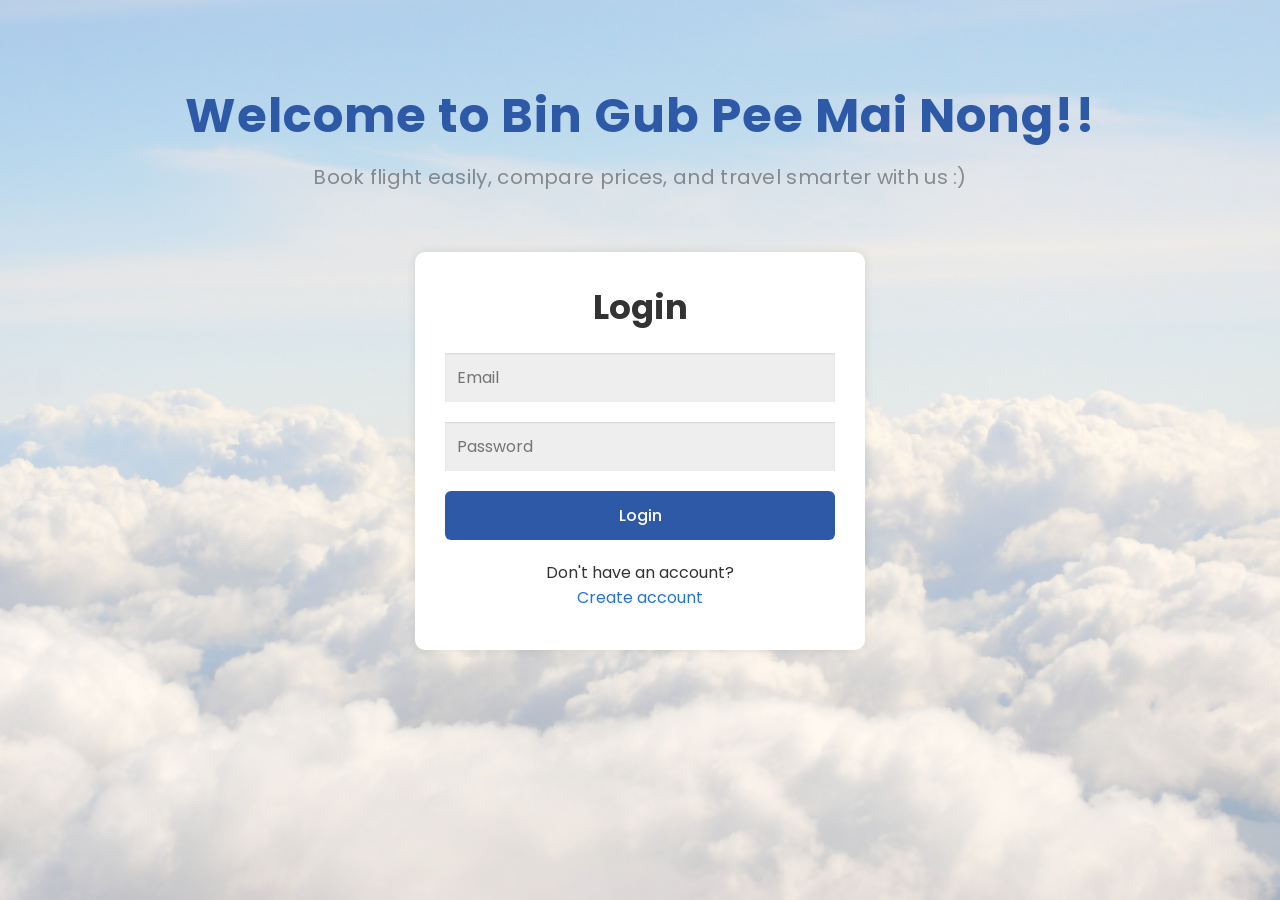
<file: bookingflights-main/booking-flight-project-main/index.html>
<!DOCTYPE html>
<html lang="en">
<head>
    <meta charset="UTF-8">
    <meta name="viewport" content="width=device-width, initial-scale=1.0">
    <title>Login & Register</title>
    <link rel="stylesheet" href="style.css">
</head>
<body>
    <div class="welcome-section">
        <h1 class="welcome-title">Welcome to Bin Gub Pee Mai Nong!!</h1>
        <h4 class="welcome-subtitle">Book flight easily, compare prices, and travel smarter with us :)</h4>
    </div>
    <div class="container">
        <!-- LOGIN FORM -->
        <div class="form-box active" id="login-form">
            <form action="login.php" method="post">
                <h2>Login</h2>
                <input type="email" name="email" placeholder="Email" required>
                <input type="password" name="password" placeholder="Password" required>
                <button type="submit" name="login">Login</button>
                <p>Don't have an account? </br> <a href="#" onclick="showForm('register-form')">Create account</a></p>
            </form>
        </div>

        <!-- REGISTER FORM -->
        <div class="form-box" id="register-form">
            <form action="register.php" method="post">
                <h2>Create account</h2>
                <input type="text" name="firstname" placeholder="First name" required>
                <input type="text" name="lastname" placeholder="Last name" required>
                <input type="email" name="email" placeholder="Email" required>
                
                <select name="role" id="role-select" required onchange="updatePasswordHint()">
                    <option value="">Select Role</option>
                    <option value="customer">Customer</option>
                    <option value="admin">Admin (Requires Access Code)</option>
                    <option value="staff">Staff (Requires Access Code)</option>
                </select>
                
                <div id="password-hint" style="display: none; color: #d9534f; font-size: 0.85em; margin-bottom: 10px; padding: 10px; background-color: #f9f2f2; border-left: 3px solid #d9534f; border-radius: 4px;">
                    <strong>⚠️ Restricted Access</strong><br>
                    This role requires an authorization code. Contact system administrator for access.
                </div>
                
                <input type="password" name="password" id="reg-password" placeholder="Password or Access Code" required>
                <input type="password" name="confirmpassword" placeholder="Confirm Password" required>
                
                <button type="submit" name="register">Create account</button>
                <p>Already have an account? </br> <a href="#" onclick="showForm('login-form')">Login</a></p>
            </form>
        </div>
    </div>
    
    <script src="script.js"></script>
    <script>
        function updatePasswordHint() {
            const role = document.getElementById('role-select').value;
            const hint = document.getElementById('password-hint');
            const passwordInput = document.getElementById('reg-password');
            
            if (role === 'admin' || role === 'staff') {
                hint.style.display = 'block';
                passwordInput.placeholder = 'Access Code (Required)';
            } else {
                hint.style.display = 'none';
                passwordInput.placeholder = 'Password';
            }
        }
    </script>
</body>
</html>
</file>
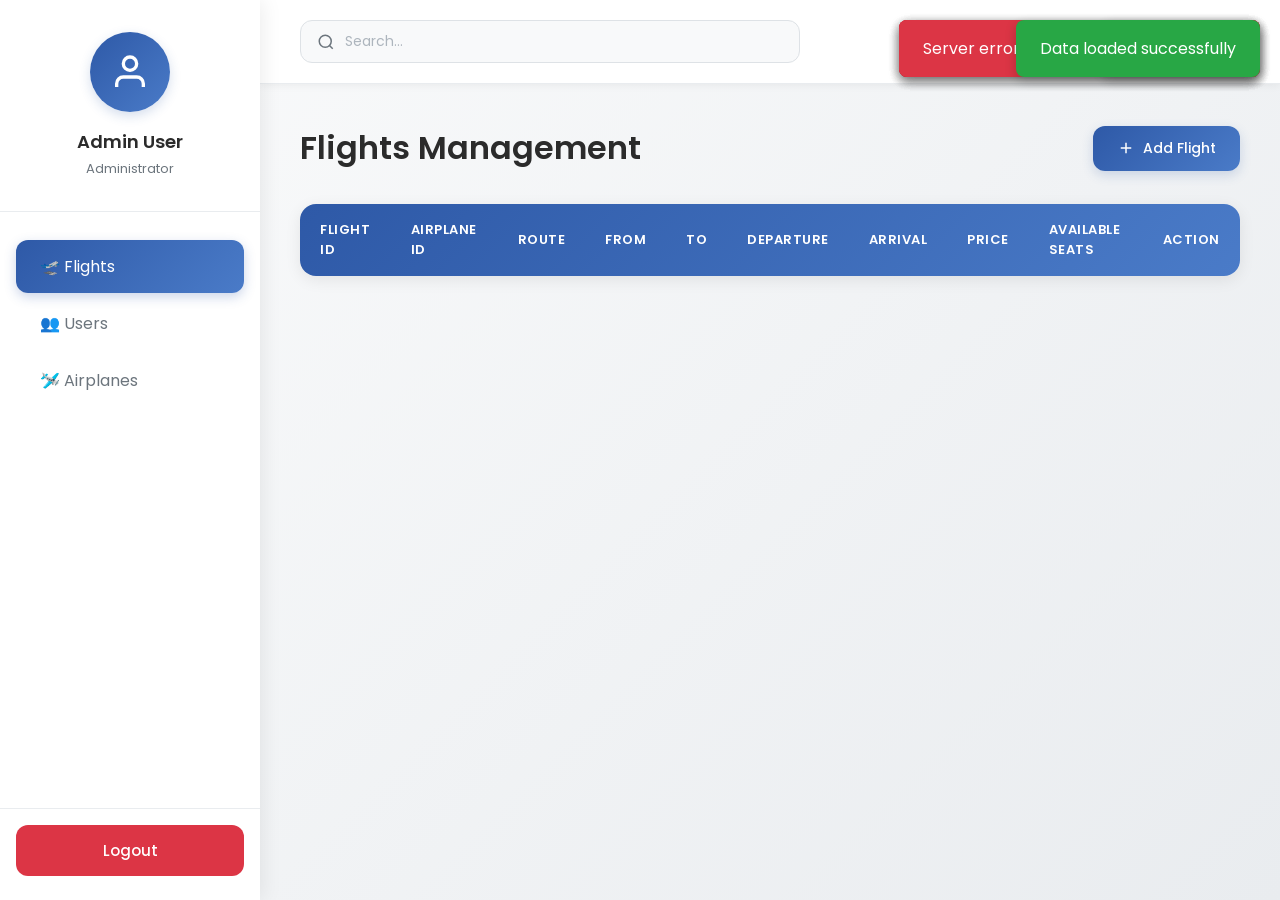
<file: bookingflights-main/booking-flight-project-main/admin.html>
<!DOCTYPE html>
<html lang="en">
<head>
    <meta charset="UTF-8">
    <meta name="viewport" content="width=device-width, initial-scale=1.0">
    <title>Admin Dashboard - Flight Booking System</title>
    <link href="https://fonts.googleapis.com/css2?family=Poppins:wght@300;400;500;600;700&display=swap" rel="stylesheet">
    <link rel="stylesheet" href="admin-style.css">
</head>
<body>
    <!-- Main Container -->
    <div class="dashboard-container">
        <!-- Left Sidebar -->
        <aside class="sidebar">
            <!-- Admin Profile Section -->
            <div class="admin-profile">
                <div class="profile-photo">
                    <svg width="40" height="40" viewBox="0 0 24 24" fill="none" stroke="currentColor" stroke-width="2">
                        <path d="M20 21v-2a4 4 0 0 0-4-4H8a4 4 0 0 0-4 4v2"></path>
                        <circle cx="12" cy="7" r="4"></circle>
                    </svg>
                </div>
                <div class="profile-info">
                    <h3>Admin User</h3>
                    <p>Administrator</p>
                </div>
            </div>
            
            <!-- Sidebar Navigation -->
            <nav class="sidebar-nav">
                <a href="#" class="nav-item active" data-page="flights">
                    <span>🛫 Flights</span>
                </a>
                
                <a href="#" class="nav-item" data-page="users">
                    <span>👥 Users</span>
                </a>
                
                <a href="#" class="nav-item" data-page="airplanes">
                    <span>🛩️ Airplanes</span>
                </a>
            </nav>
            
            <!-- Logout Button -->
            <div class="sidebar-footer">
                <button class="btn-logout" id="logoutBtn">Logout</button>
            </div>
        </aside>

        <!-- Main Content Area -->
        <main class="main-content">
            <div class="top-bar">
                <div class="search-box">
                    <svg width="18" height="18" viewBox="0 0 24 24" fill="none" stroke="currentColor" stroke-width="2">
                        <circle cx="11" cy="11" r="8"></circle>
                        <path d="m21 21-4.35-4.35"></path>
                    </svg>
                    <input type="text" placeholder="Search...">
                </div>
            </div>

            <!-- Flights Management Section -->
            <section class="content-section active" id="flights-section">
                <div class="section-header">
                    <h1>Flights Management</h1>
                    <button class="btn-add" onclick="openAddModal('flight')">
                        <svg width="18" height="18" viewBox="0 0 24 24" fill="none" stroke="currentColor" stroke-width="2">
                            <line x1="12" y1="5" x2="12" y2="19"></line>
                            <line x1="5" y1="12" x2="19" y2="12"></line>
                        </svg>
                        Add Flight
                    </button>
                </div>
                <div class="table-container">
                    <table class="data-table">
                        <thead>
                            <tr>
                                <th>Flight ID</th>
                                <th>Airplane ID</th>
                                <th>Route</th>
                                <th>From</th>
                                <th>To</th>
                                <th>Departure</th>
                                <th>Arrival</th>
                                <th>Price</th>
                                <th>Available Seats</th>
                                <th>Action</th>
                            </tr>
                        </thead>
                        <tbody id="flightTableBody">
                            <!-- Data will be inserted here -->
                        </tbody>
                    </table>
                </div>
            </section>

            <!-- Users Management Section -->
            <section class="content-section" id="users-section">
                <div class="section-header">
                    <h1>Users Management</h1>
                    <button class="btn-add" onclick="openAddModal('user')">
                        <svg width="18" height="18" viewBox="0 0 24 24" fill="none" stroke="currentColor" stroke-width="2">
                            <line x1="12" y1="5" x2="12" y2="19"></line>
                            <line x1="5" y1="12" x2="19" y2="12"></line>
                        </svg>
                        Add User
                    </button>
                </div>
                <div class="table-container">
                    <table class="data-table">
                        <thead>
                            <tr>
                                <th>User ID</th>
                                <th>Email</th>
                                <th>Password</th>
                                <th>Name</th>
                                <th>Role</th>
                                <th>Created Date</th>
                                <th>Action</th>
                            </tr>
                        </thead>
                        <tbody id="userTableBody">
                            <!-- Data will be inserted here -->
                        </tbody>
                    </table>
                </div>
            </section>

            <!-- Airplanes Management Section -->
            <section class="content-section" id="airplanes-section">
                <div class="section-header">
                    <h1>Airplanes Management</h1>
                    <button class="btn-add" onclick="openAddModal('airplane')">
                        <svg width="18" height="18" viewBox="0 0 24 24" fill="none" stroke="currentColor" stroke-width="2">
                            <line x1="12" y1="5" x2="12" y2="19"></line>
                            <line x1="5" y1="12" x2="19" y2="12"></line>
                        </svg>
                        Add Airplane
                    </button>
                </div>
                <div class="table-container">
                    <table class="data-table">
                        <thead>
                            <tr>
                                <th>Airplane ID</th>
                                <th>Model</th>
                                <th>Capacity</th>
                                <th>Status</th>
                                <th>Action</th>
                            </tr>
                        </thead>
                        <tbody id="airplaneTableBody">
                            <!-- Data will be inserted here -->
                        </tbody>
                    </table>
                </div>
            </section>
        </main>
    </div>

    <!-- Flight Modal -->
    <div class="modal-overlay" id="flightModal">
        <div class="modal">
            <div class="modal-header">
                <h2 id="flightModalTitle">Add Flight</h2>
                <button class="modal-close" onclick="closeModal('flightModal')">&times;</button>
            </div>
            <div class="modal-body">
                <form id="flightForm">
                    <input type="hidden" id="flightEditId" value="">
                    <div class="form-row">
                        <div class="form-group">
                            <label>Flight ID</label>
                            <input type="text" id="flightId" placeholder="JL718-1" required>
                        </div>
                        <div class="form-group">
                            <label>Airplane ID</label>
                            <input type="text" id="flightAirplaneId" placeholder="AP001" required>
                        </div>
                    </div>
                    <div class="form-row">
                        <div class="form-group">
                            <label>Source Airport</label>
                            <select id="sourceAirport" required>
                                <option value="">Select Source Airport</option>
                            </select>
                        </div>
                        <div class="form-group">
                            <label>Destination Airport</label>
                            <select id="destinationAirport" required>
                                <option value="">Select Destination Airport</option>
                            </select>
                        </div>
                    </div>
                    <div class="form-row">
                        <div class="form-group">
                            <label>Departure Time</label>
                            <input type="time" id="departureTime" required>
                        </div>
                        <div class="form-group">
                            <label>Arrival Time</label>
                            <input type="time" id="arrivalTime" required>
                        </div>
                    </div>
                    <div class="form-row">
                        <div class="form-group">
                            <label>Price</label>
                            <input type="number" id="flightPrice" placeholder="850" step="0.01" required>
                        </div>
                        <div class="form-group">
                            <label>Available Seats</label>
                            <input type="number" id="availableSeats" placeholder="180" required>
                        </div>
                    </div>
                    <div class="form-actions">
                        <button type="button" class="btn-secondary" onclick="closeModal('flightModal')">Cancel</button>
                        <button type="submit" class="btn-primary">Save</button>
                    </div>
                </form>
            </div>
        </div>
    </div>

    <!-- User Modal -->
    <div class="modal-overlay" id="userModal">
        <div class="modal">
            <div class="modal-header">
                <h2 id="userModalTitle">Add User</h2>
                <button class="modal-close" onclick="closeModal('userModal')">&times;</button>
            </div>
            <div class="modal-body">
                <form id="userForm">
                    <input type="hidden" id="userEditId" value="">
                    <div class="form-row">
                        <div class="form-group">
                            <label>First Name</label>
                            <input type="text" id="userFirstName" placeholder="John" required>
                        </div>
                        <div class="form-group">
                            <label>Last Name</label>
                            <input type="text" id="userLastName" placeholder="Doe" required>
                        </div>
                    </div>
                    <div class="form-group">
                        <label>Email</label>
                        <input type="email" id="userEmail" placeholder="user@email.com" required>
                    </div>
                    <div class="form-group">
                        <label>Password</label>
                        <input type="password" id="userPassword" placeholder="Enter password" required>
                    </div>
                    <div class="form-group">
                        <label>Role</label>
                        <select id="userRole" required>
                            <option value="">Select Role</option>
                            <option value="customer">Customer</option>
                            <option value="staff">Staff</option>
                            <option value="admin">Admin</option>
                        </select>
                    </div>
                    <div class="form-actions">
                        <button type="button" class="btn-secondary" onclick="closeModal('userModal')">Cancel</button>
                        <button type="submit" class="btn-primary">Save</button>
                    </div>
                </form>
            </div>
        </div>
    </div>

    <!-- Airplane Modal -->
    <div class="modal-overlay" id="airplaneModal">
        <div class="modal">
            <div class="modal-header">
                <h2 id="airplaneModalTitle">Add Airplane</h2>
                <button class="modal-close" onclick="closeModal('airplaneModal')">&times;</button>
            </div>
            <div class="modal-body">
                <form id="airplaneForm">
                    <input type="hidden" id="airplaneEditId" value="">
                    <div class="form-group">
                        <label>Airplane ID</label>
                        <input type="text" id="airplaneId" placeholder="AP101" required>
                    </div>
                    <div class="form-group">
                        <label>Model</label>
                        <input type="text" id="airplaneModel" placeholder="Boeing 737" required>
                    </div>
                    <div class="form-group">
                        <label>Capacity</label>
                        <input type="number" id="airplaneCapacity" placeholder="180" required>
                    </div>
                    <div class="form-group">
                        <label>Status</label>
                        <select id="airplaneStatus" required>
                            <option value="">Select Status</option>
                            <option value="Active">Active</option>
                            <option value="Maintenance">Maintenance</option>
                            <option value="Inactive">Inactive</option>
                        </select>
                    </div>
                    <div class="form-actions">
                        <button type="button" class="btn-secondary" onclick="closeModal('airplaneModal')">Cancel</button>
                        <button type="submit" class="btn-primary">Save</button>
                    </div>
                </form>
            </div>
        </div>
    </div>

    <script src="admin-script.js"></script>
</body>
</html>
</file>
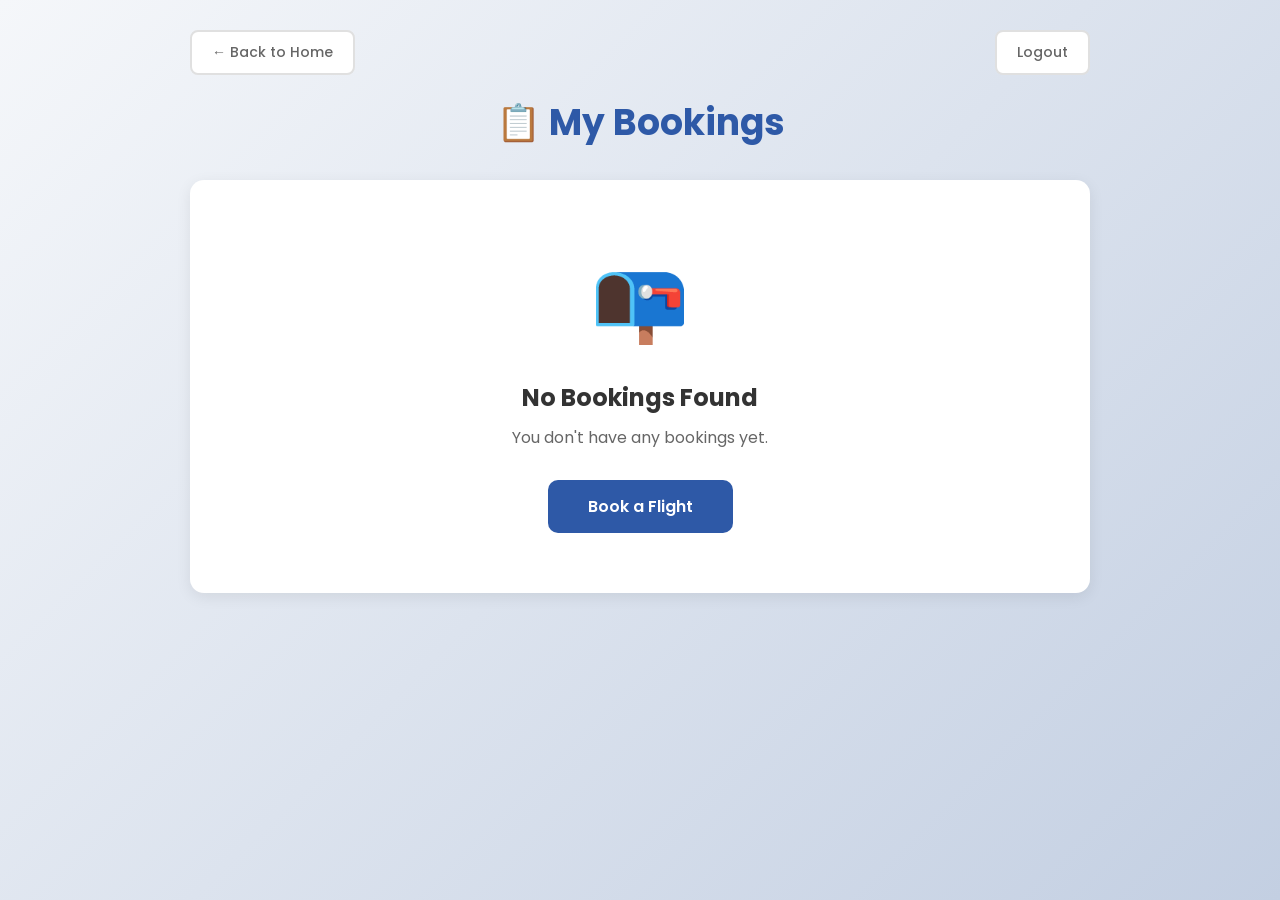
<file: bookingflights-main/booking-flight-project-main/bookings.html>
<!DOCTYPE html>
<html lang="en">
<head>
    <meta charset="UTF-8">
    <meta name="viewport" content="width=device-width, initial-scale=1.0">
    <title>My Bookings</title>
    <link rel="stylesheet" href="bookings-style.css">
</head>
<body>
    <div class="container">
        <!-- Header with navigation -->
        <div class="header">
            <div class="header-top">
                <button class="btn-back" onclick="goToHome()">← Back to Home</button>
                <button class="btn-logout" onclick="logout()">Logout</button>
            </div>
            <h1>📋 My Bookings</h1>
            <!-- <p>View all your flight bookings</p> -->
        </div>

        <!-- Booking Details Card -->
        <div class="booking-details-card">
            <div class="booking-header">
                <div class="booking-ref-section">
                    <span class="ref-label">Booking Reference:</span>
                    <span class="ref-number" id="booking-reference">-</span>
                </div>
                <div class="booking-status">
                    <span class="status-badge confirmed">✓ Confirmed</span>
                </div>
            </div>
            
            <div class="booking-info-grid">
                <div class="info-card">
                    <div class="info-icon">👥</div>
                    <div class="info-content">
                        <span class="info-label">Passengers</span>
                        <span class="info-value" id="total-passengers">-</span>
                    </div>
                </div>
                
                <div class="info-card">
                    <div class="info-icon">✈️</div>
                    <div class="info-content">
                        <span class="info-label">Flights</span>
                        <span class="info-value" id="total-flights">-</span>
                    </div>
                </div>
                
                <div class="info-card">
                    <div class="info-icon">💰</div>
                    <div class="info-content">
                        <span class="info-label">Total Paid</span>
                        <span class="info-value" id="total-amount">-</span>
                    </div>
                </div>
                
                <div class="info-card">
                    <div class="info-icon">💳</div>
                    <div class="info-content">
                        <span class="info-label">Payment Method</span>
                        <span class="info-value" id="payment-method">-</span>
                    </div>
                </div>
            </div>
        </div>

        <!-- Flight Tickets Section -->
        <div class="tickets-section">
            <!-- <h2 class="section-title">🎫 Your Flight Tickets</h2> -->
            <div class="tickets-list" id="tickets-container">
                <!-- Tickets will be generated by JavaScript -->
            </div>
        </div>

        <!-- No Bookings Message (hidden by default) -->
        <div class="no-bookings" id="no-bookings" style="display: none;">
            <div class="no-bookings-icon">📭</div>
            <h3>No Bookings Found</h3>
            <p>You don't have any bookings yet.</p>
            <button class="btn btn-primary" onclick="goToHome()">Book a Flight</button>
        </div>

        <!-- Action Buttons -->
        <div class="action-buttons">
            <button class="btn btn-secondary" onclick="printTickets()">🖨️ Print Tickets</button>
            <button class="btn btn-primary" onclick="goToHome()">Book Another Flight</button>
        </div>
    </div>

    <script src="bookings-script.js"></script>
</body>
</html>
</file>
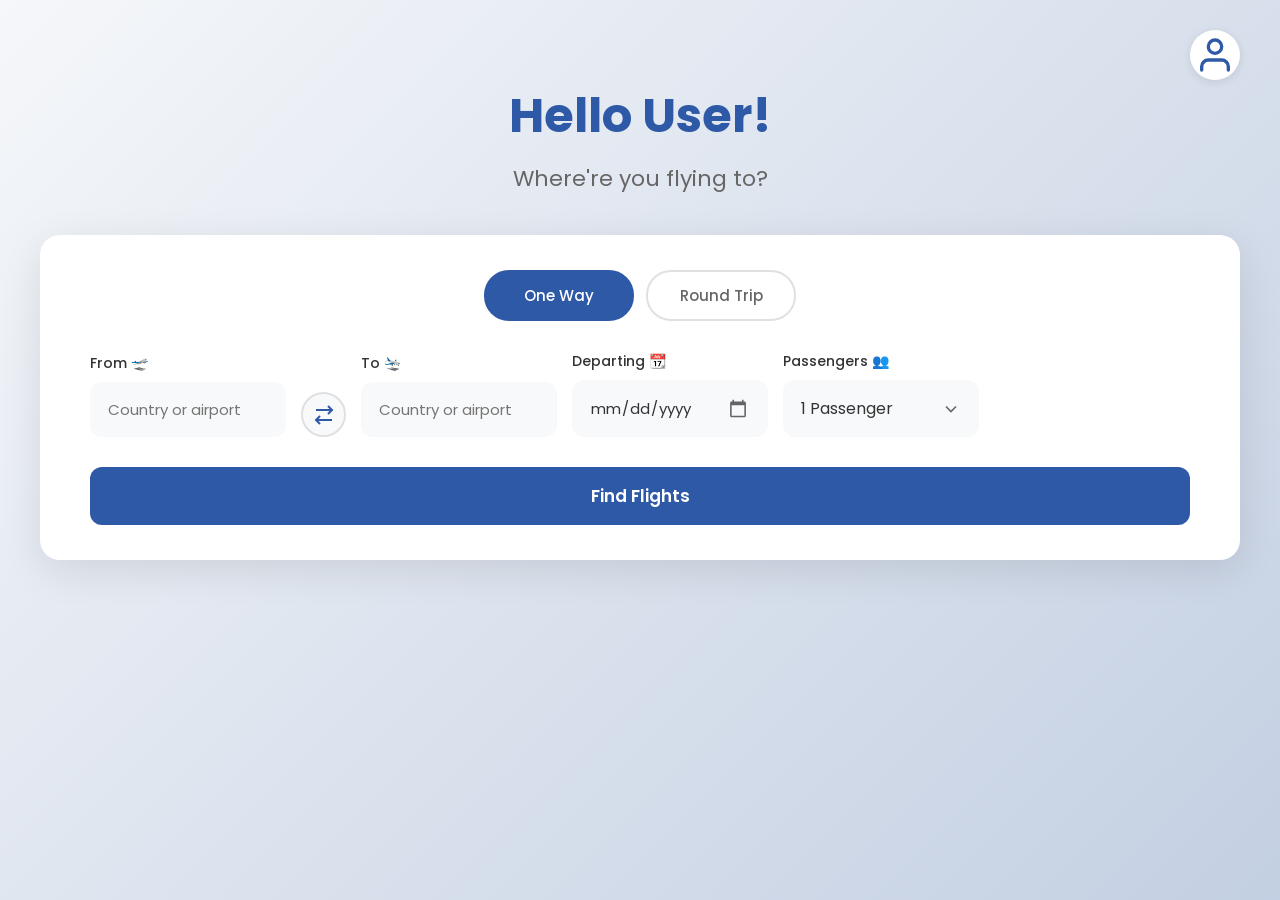
<file: bookingflights-main/booking-flight-project-main/payment.html>
<!DOCTYPE html>
<html lang="en">
<head>
    <meta charset="UTF-8">
    <meta name="viewport" content="width=device-width, initial-scale=1.0">
    <title>Confirm Booking & Payment</title>
    <link rel="stylesheet" href="payment-style.css">
</head>
<body>
    <div class="container">
        <div class="header">
            <h1>✈️ Confirm Your Booking</h1>
            <p>Review your tickets and complete payment</p>
        </div>

        <!-- Tickets Section -->
        <div class="tickets-section">
            <h2 class="section-title">Your Flight Tickets</h2>
            <div class="tickets-list" id="tickets-container">
                <!-- Tickets will be generated by JavaScript -->
            </div>
        </div>

        <!-- Payment Section -->
        <div class="payment-section">
            <h2 class="section-title">Select Payment Method</h2>
            
            <div class="payment-methods">
                <label class="payment-option">
                    <input type="radio" name="payment" value="qr" onclick="selectPayment('qr')">
                    <div class="payment-icon">📱</div>
                    <div class="payment-name">QR Code</div>
                    <div class="payment-desc">Scan and pay</div>
                </label>

                <label class="payment-option">
                    <input type="radio" name="payment" value="card" onclick="selectPayment('card')">
                    <div class="payment-icon">💳</div>
                    <div class="payment-name">Credit Card</div>
                    <div class="payment-desc">Visa, Mastercard</div>
                </label>

                <label class="payment-option">
                    <input type="radio" name="payment" value="bank" onclick="selectPayment('bank')">
                    <div class="payment-icon">🏦</div>
                    <div class="payment-name">Bank Transfer</div>
                    <div class="payment-desc">Direct payment</div>
                </label>
            </div>

            <!-- Total Summary -->
            <div class="total-summary">
                <div class="summary-row">
                    <span>Total Passengers:</span>
                    <span id="total-passengers">0</span>
                </div>
                <div class="summary-row">
                    <span>Total Flights:</span>
                    <span id="total-flights">0</span>
                </div>
                <div class="summary-row total">
                    <span>Total Amount:</span>
                    <span id="total-amount">฿0</span>
                </div>
            </div>
        </div>

        <!-- Action Buttons -->
        <div class="action-buttons">
            <button class="btn btn-cancel" onclick="cancelBooking()">Cancel</button>
            <button class="btn btn-confirm" id="confirm-btn" onclick="confirmPayment()" disabled>Confirm Payment</button>
        </div>
    </div>

    <!-- Success Modal -->
    <!-- <div class="modal" id="success-modal">
        <div class="modal-content">
            <div class="success-icon">✅</div>
            <h2>Payment Successful!</h2>
            <p>Your booking has been confirmed. A confirmation email has been sent to your registered email address.</p>
            
            <div class="modal-booking-ref">
                Booking Reference
                <strong id="booking-reference">BK123456789</strong>
            </div>

            <button class="btn btn-confirm" onclick="viewBooking()">View My Booking</button>
        </div>
    </div> -->

    <script src="payment-script.js"></script>
</body>
</html>
</file>
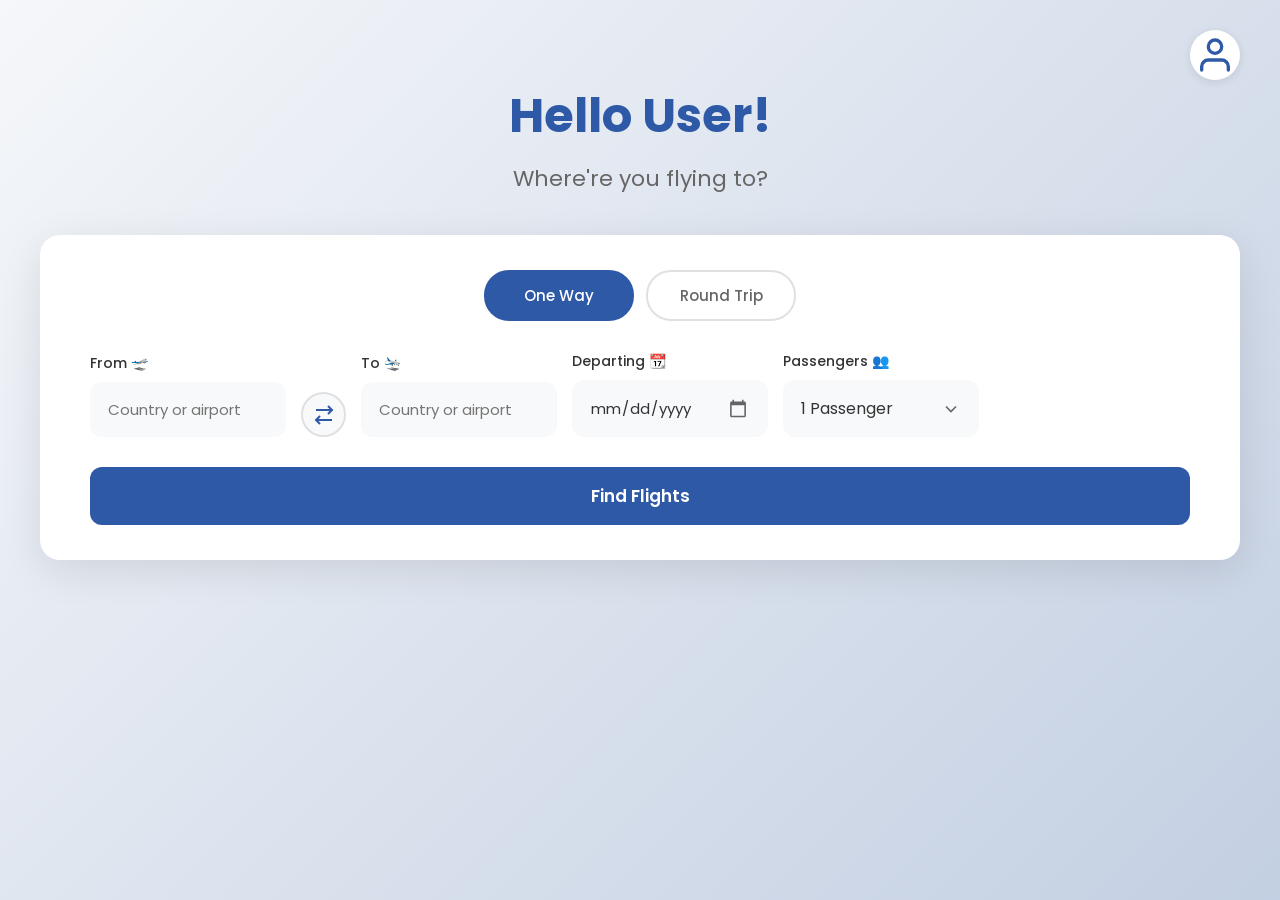
<file: bookingflights-main/booking-flight-project-main/search.html>
<!DOCTYPE html>
<html lang="en">
<head>
    <meta charset="UTF-8">
    <meta name="viewport" content="width=device-width, initial-scale=1.0">
    <title>Search Flights</title>
    <link rel="stylesheet" href="search-style.css">
</head>
<body>
    <div class="profile-icon" onclick="toggleProfileMenu()">
        <svg xmlns="http://www.w3.org/2000/svg" width="40" height="40" viewBox="0 0 24 24" fill="none" stroke="currentColor" stroke-width="2" stroke-linecap="round" stroke-linejoin="round">
            <path d="M20 21v-2a4 4 0 0 0-4-4H8a4 4 0 0 0-4 4v2"></path>
            <circle cx="12" cy="7" r="4"></circle>
        </svg>
    </div>
    
    <div class="profile-menu" id="profile-menu">
        <a href="#" onclick="showProfile()">Profile</a>
        <a href="bookings.html" >Booking History</a>
        <!-- <a href="bookings.html" onclick="showBookingHistory()">Booking History</a> -->
        <a href="#" onclick="showSettings()">Settings</a>
        <a href="index.html">Logout</a>
    </div>

    <div class="header">
        <h1 class="greeting">Hello <span id="user-firstname">User</span>!</h1>
        <p class="subtitle">Where're you flying to?</p>
    </div>

    <div class="container">
        <div class="search-box">
            <div class="trip-type">
                <button type="button" class="trip-btn active" data-trip="oneway" onclick="selectTripType('oneway')">One Way</button>
                <button type="button" class="trip-btn" data-trip="roundtrip" onclick="selectTripType('roundtrip')">Round Trip</button>
            </div>

            <form id="search-form">
                <div class="form-row">
                    <div class="input-group">
                        <label>
                            From 🛫
                            <!-- <svg xmlns="http://www.w3.org/2000/svg" width="16" height="16" viewBox="0 0 24 24" fill="none" stroke="currentColor" stroke-width="2" style="vertical-align: middle; margin-left: 5px;"> -->
                                <path d="M12 2v20M12 2l7 7M12 2L5 9"></path>
                            </svg>
                        </label>
                        <input type="text" id="from-airport" placeholder="Country or airport" required autocomplete="off">
                        <div class="airport-dropdown" id="from-dropdown"></div>
                    </div>
                    
                    <div class="swap-button" onclick="swapAirports()" title="Swap airports">
                        <svg xmlns="http://www.w3.org/2000/svg" width="24" height="24" viewBox="0 0 24 24" fill="none" stroke="currentColor" stroke-width="2">
                            <path d="M16 3l4 4-4 4"></path>
                            <path d="M20 7H4"></path>
                            <path d="M8 13l-4 4 4 4"></path>
                            <path d="M4 17h16"></path>
                        </svg>
                    </div>
                    
                    <div class="input-group">
                        <label>
                            To 🛬
                            <!-- <svg xmlns="http://www.w3.org/2000/svg" width="16" height="16" viewBox="0 0 24 24" fill="none" stroke="currentColor" stroke-width="2" style="vertical-align: middle; margin-left: 5px;">
                                <path d="M12 22V2M12 22l7-7M12 22l-7-7"></path> -->
                            </svg>
                        </label>
                        <input type="text" id="to-airport" placeholder="Country or airport" required autocomplete="off">
                        <div class="airport-dropdown" id="to-dropdown"></div>
                    </div>
                    <div class="input-group">
                        <label>
                            Departing 📆
                            <!-- <svg xmlns="http://www.w3.org/2000/svg" width="16" height="16" viewBox="0 0 24 24" fill="none" stroke="currentColor" stroke-width="2" style="vertical-align: middle; margin-left: 5px;">
                                <rect x="3" y="4" width="18" height="18" rx="2" ry="2"></rect> -->
                                <line x1="16" y1="2" x2="16" y2="6"></line>
                                <line x1="8" y1="2" x2="8" y2="6"></line>
                                <line x1="3" y1="10" x2="21" y2="10"></line>
                            </svg>
                        </label>
                        <input type="date" id="depart-date" required>
                    </div>
                    <div class="input-group" id="return-date-group" style="display: none;">
                        <label>
                            Returning 📆
                            <!-- <svg xmlns="http://www.w3.org/2000/svg" width="16" height="16" viewBox="0 0 24 24" fill="none" stroke="currentColor" stroke-width="2" style="vertical-align: middle; margin-left: 5px;"> -->
                                <rect x="3" y="4" width="18" height="18" rx="2" ry="2"></rect>
                                <line x1="16" y1="2" x2="16" y2="6"></line>
                                <line x1="8" y1="2" x2="8" y2="6"></line>
                                <line x1="3" y1="10" x2="21" y2="10"></line>
                            </svg>
                        </label>
                        <input type="date" id="return-date">
                    </div>
                    <div class="input-group">
                        <label>
                            Passengers 👥
                            <!-- <svg xmlns="http://www.w3.org/2000/svg" width="16" height="16" viewBox="0 0 24 24" fill="none" stroke="currentColor" stroke-width="2" style="vertical-align: middle; margin-left: 5px;"> -->
                                <path d="M17 21v-2a4 4 0 0 0-4-4H5a4 4 0 0 0-4 4v2"></path>
                                <circle cx="9" cy="7" r="4"></circle>
                                <path d="M23 21v-2a4 4 0 0 0-3-3.87"></path>
                                <path d="M16 3.13a4 4 0 0 1 0 7.75"></path>
                            </svg>
                        </label>
                        <div class="passenger-input" onclick="togglePassengerMenu()">
                            <span id="passenger-display">1 Passenger</span>
                            <svg xmlns="http://www.w3.org/2000/svg" width="20" height="20" viewBox="0 0 24 24" fill="none" stroke="currentColor" stroke-width="2">
                                <polyline points="6 9 12 15 18 9"></polyline>
                            </svg>
                        </div>
                    </div>
                </div>

                <button type="submit" class="search-button">Find Flights</button>
            </form>
        </div>

        <div class="passenger-menu" id="passenger-menu">
            <div class="passenger-menu-content">
                <h3>Select Passengers</h3>
                <div class="passenger-row">
                    <div class="passenger-info">
                        <span class="passenger-type">Adult</span>
                        <span class="passenger-age">12+ years</span>
                    </div>
                    <div class="passenger-counter">
                        <button type="button" onclick="changePassenger('adult', -1)">−</button>
                        <span id="adult-count">1</span>
                        <button type="button" onclick="changePassenger('adult', 1)">+</button>
                    </div>
                </div>
                <div class="passenger-row">
                    <div class="passenger-info">
                        <span class="passenger-type">Child</span>
                        <span class="passenger-age">2-11 years</span>
                    </div>
                    <div class="passenger-counter">
                        <button type="button" onclick="changePassenger('child', -1)">−</button>
                        <span id="child-count">0</span>
                        <button type="button" onclick="changePassenger('child', 1)">+</button>
                    </div>
                </div>
                <div class="passenger-row">
                    <div class="passenger-info">
                        <span class="passenger-type">Infant</span>
                        <span class="passenger-age">Under 2 years</span>
                    </div>
                    <div class="passenger-counter">
                        <button type="button" onclick="changePassenger('infant', -1)">−</button>
                        <span id="infant-count">0</span>
                        <button type="button" onclick="changePassenger('infant', 1)">+</button>
                    </div>
                </div>
                <button type="button" class="done-button" onclick="togglePassengerMenu()">Done</button>
            </div>
        </div>

        <div class="results-section" id="results-section" style="display: none;">
            <h2 id="outbound-title">Select Outbound Flight</h2>
            <div id="flight-results"></div>
        </div>

        <div class="results-section" id="return-results-section" style="display: none;">
            <h2>Select Return Flight</h2>
            <div id="return-flight-results"></div>
        </div>
    </div>

    <script src="search-script.js"></script>
</body>
</html>
</file>
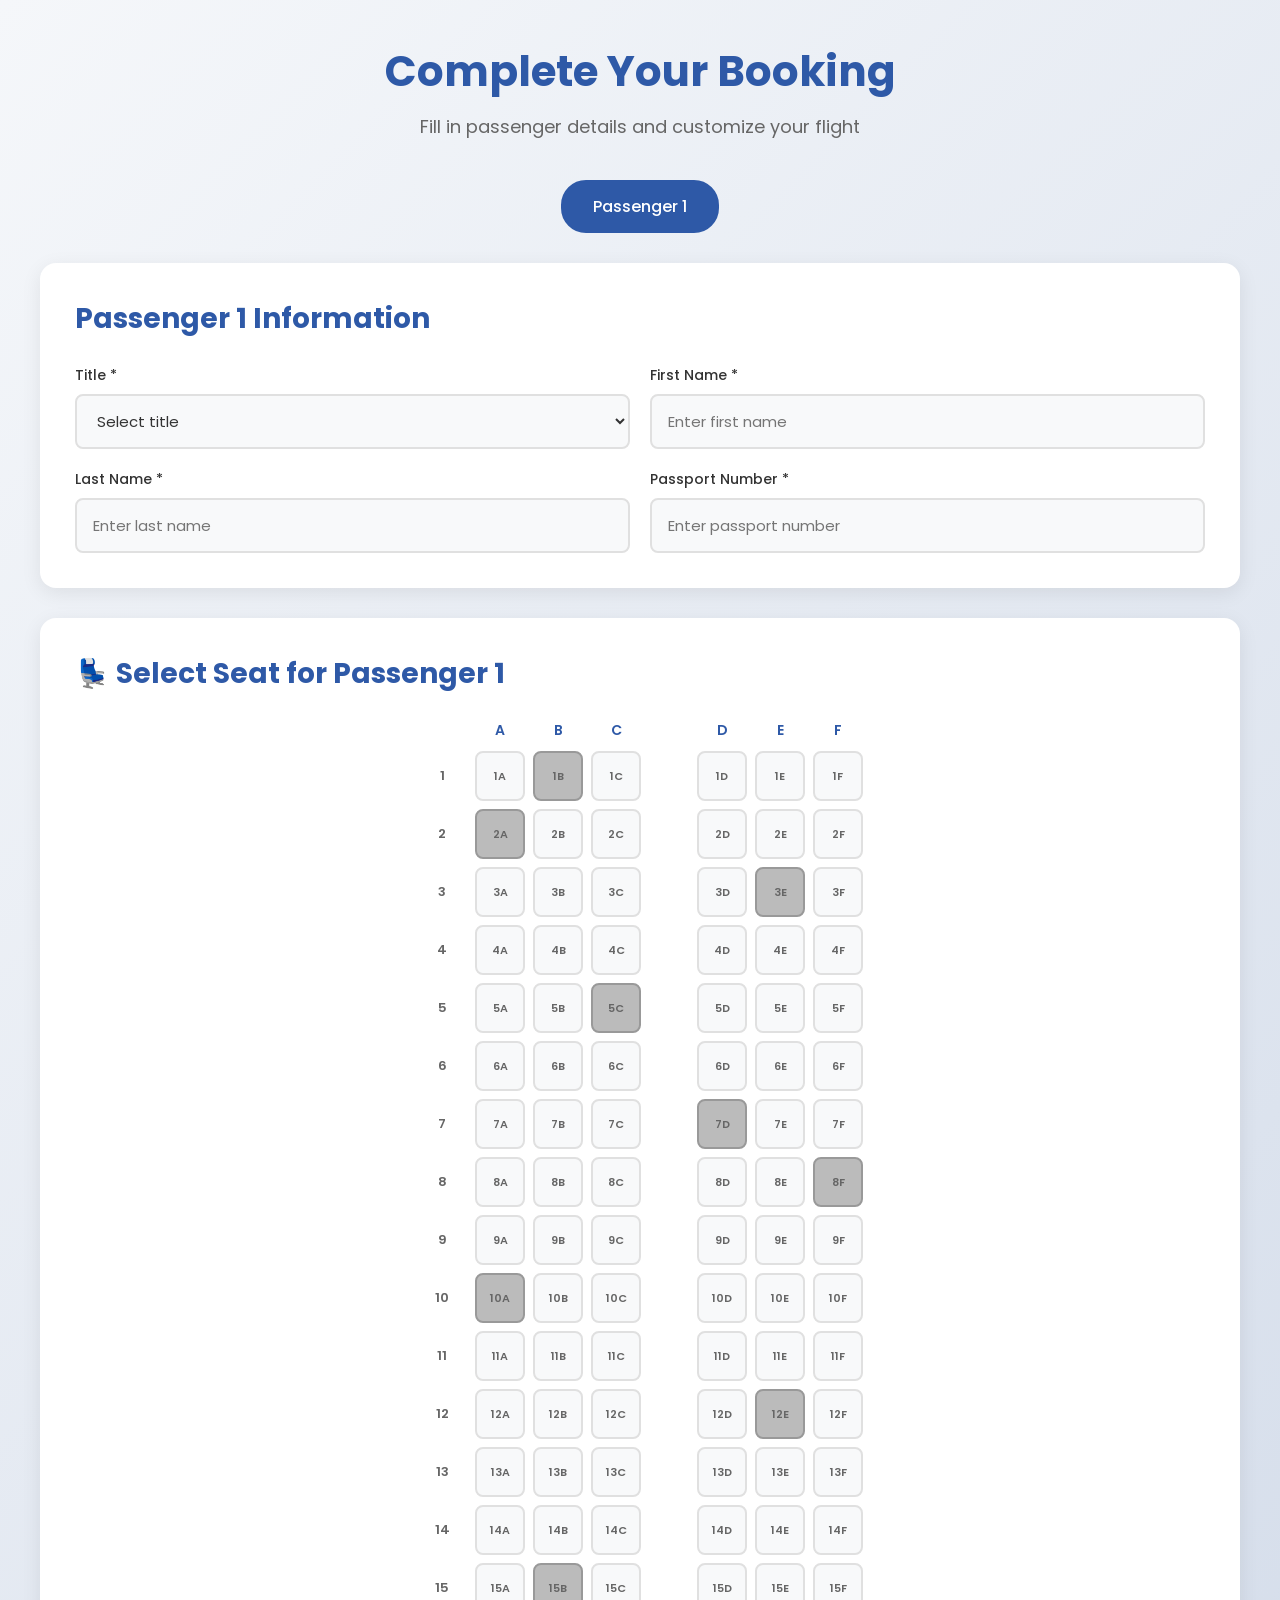
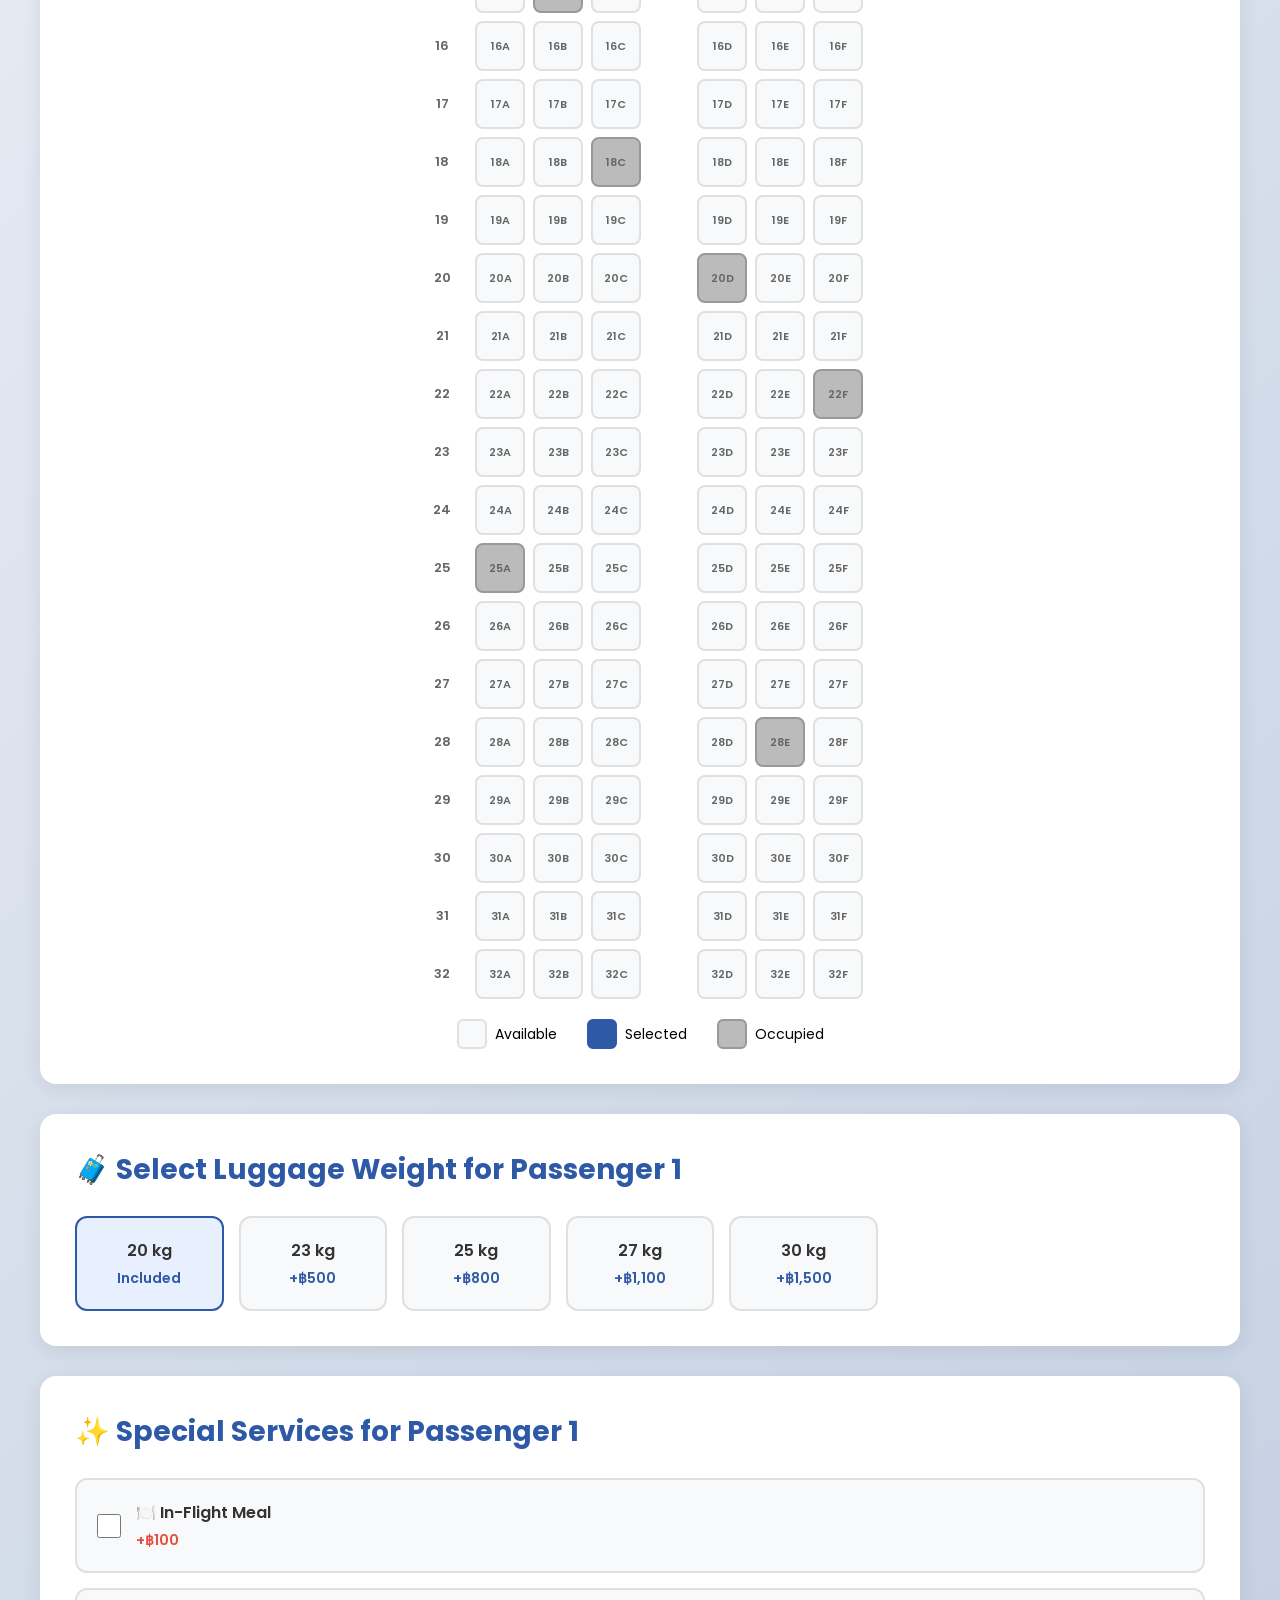
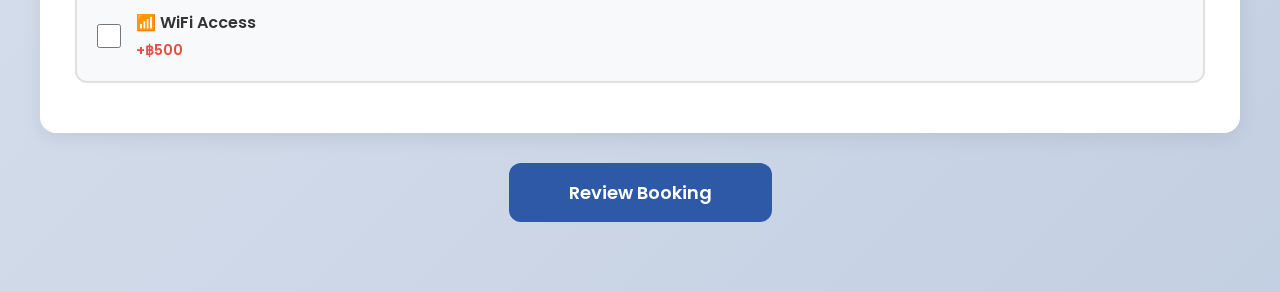
<file: bookingflights-main/booking-flight-project-main/seat&service.html>
<!DOCTYPE html>
<html lang="en">
<head>
    <meta charset="UTF-8">
    <meta name="viewport" content="width=device-width, initial-scale=1.0">
    <title>Complete Your Booking</title>
    <link rel="stylesheet" href="seat&service-style.css">
</head>
<body>
    <div class="container">
        <div class="header">
            <h1>Complete Your Booking</h1>
            <p>Fill in passenger details and customize your flight</p>
        </div>

        <!-- Flight Selection Tab (for Round Trip) -->
        <div class="flight-tabs" id="flight-tabs" style="display: none;">
            <div class="flight-tab active" id="departure-tab" onclick="switchFlight('departure')">
                ✈️ Departure Flight
            </div>
            <div class="flight-tab" id="return-tab" onclick="switchFlight('return')">
                ✈️ Return Flight
            </div>
        </div>

        <!-- Passenger Navigation Tabs -->
        <div class="passenger-tabs" id="passenger-tabs">
            <!-- Tabs will be generated by JavaScript -->
        </div>

        <!-- Passenger Form Section -->
        <div class="passenger-section" id="passenger-forms">
            <!-- Forms will be generated by JavaScript -->
        </div>

        <!-- Seat Selection Section -->
        <div class="services-section">
            <h2>💺 Select Seat for <span id="current-passenger-seat">Passenger 1</span></h2>
            <div class="flight-info-banner" id="current-flight-info">
                <!-- Flight info will be shown here -->
            </div>
            <div class="selected-seats-info" id="selected-seats-info"></div>
            <div class="seat-container">
                <div class="seat-labels">
                    <span></span>
                    <span>A</span>
                    <span>B</span>
                    <span>C</span>
                    <span class="aisle"></span>
                    <span>D</span>
                    <span>E</span>
                    <span>F</span>
                </div>
                <div class="seat-map" id="seat-map">
                    <!-- Seats will be generated by JavaScript -->
                </div>
            </div>
            <div class="seat-legend">
                <div class="legend-item">
                    <div class="legend-box available"></div>
                    <span>Available</span>
                </div>
                <div class="legend-item">
                    <div class="legend-box selected"></div>
                    <span>Selected</span>
                </div>
                <div class="legend-item">
                    <div class="legend-box occupied"></div>
                    <span>Occupied</span>
                </div>
            </div>
        </div>

        <!-- Luggage Section -->
        <div class="services-section">
            <h2>🧳 Select Luggage Weight for <span id="current-passenger-luggage">Passenger 1</span></h2>
            <div class="option-grid" id="luggage-options">
                <label class="option-card">
                    <input type="radio" name="luggage-current" value="20" data-price="0">
                    <div class="option-title">20 kg</div>
                    <div class="option-price">Included</div>
                </label>
                <label class="option-card">
                    <input type="radio" name="luggage-current" value="23" data-price="500">
                    <div class="option-title">23 kg</div>
                    <div class="option-price">+฿500</div>
                </label>
                <label class="option-card">
                    <input type="radio" name="luggage-current" value="25" data-price="800">
                    <div class="option-title">25 kg</div>
                    <div class="option-price">+฿800</div>
                </label>
                <label class="option-card">
                    <input type="radio" name="luggage-current" value="27" data-price="1100">
                    <div class="option-title">27 kg</div>
                    <div class="option-price">+฿1,100</div>
                </label>
                <label class="option-card">
                    <input type="radio" name="luggage-current" value="30" data-price="1500">
                    <div class="option-title">30 kg</div>
                    <div class="option-price">+฿1,500</div>
                </label>
            </div>
        </div>

        <!-- Special Services Section -->
        <div class="services-section">
            <h2>✨ Special Services for <span id="current-passenger-services">Passenger 1</span></h2>
            
            <div class="service-card">
                <div class="service-header">
                    <label class="checkbox-item">
                        <input type="checkbox" id="meal-service-current">
                        <div class="checkbox-content">
                            <div class="checkbox-title">🍽️ In-Flight Meal</div>
                            <div class="checkbox-price">+฿100</div>
                        </div>
                    </label>
                </div>
                <div class="meal-dropdown" id="meal-dropdown">
                    <select id="meal-type-current">
                        <option value="">Select meal type</option>
                        <option value="normal">Normal Meal</option>
                        <option value="vegetarian">Vegetarian Meal</option>
                        <option value="low-salt">Low Salt Meal</option>
                        <option value="diabetic">Diabetic Meal</option>
                    </select>
                </div>
            </div>

            <div class="service-card">
                <label class="checkbox-item">
                    <input type="checkbox" id="wifi-service-current">
                    <div class="checkbox-content">
                        <div class="checkbox-title">📶 WiFi Access</div>
                        <div class="checkbox-price">+฿500</div>
                    </div>
                </label>
            </div>
        </div>

        <!-- Navigation Buttons -->
        <div class="navigation-buttons">
            <button class="btn btn-secondary" id="prev-btn" onclick="previousPassenger()" style="display: none;">← Previous Passenger</button>
            <button class="btn btn-primary" id="next-btn" onclick="nextPassenger()">Next Passenger →</button>
            <button class="btn btn-primary" id="review-btn" onclick="reviewBooking()" style="display: none;">Review Booking</button>
        </div>

        <!-- Summary Section (Hidden until review) -->
        <div class="summary-section" id="summary-section" style="display: none;">
            <h2>Booking Summary</h2>
            <div id="summary-content"></div>
            <div class="summary-total">
                <span>Total Price:</span>
                <span id="total-price">฿0</span>
            </div>
        </div> 

        <!-- Action Buttons -->
        <div class="action-buttons" id="action-buttons" style="display: none;">
            <button class="btn btn-cancel" onclick="cancelBooking()">Cancel</button>
            <button class="btn btn-confirm" onclick="confirmBooking()">Confirm Booking</button>
        </div>
    </div>

    <script src="seat&service-script.js"></script>
</body>
</html>
</file>
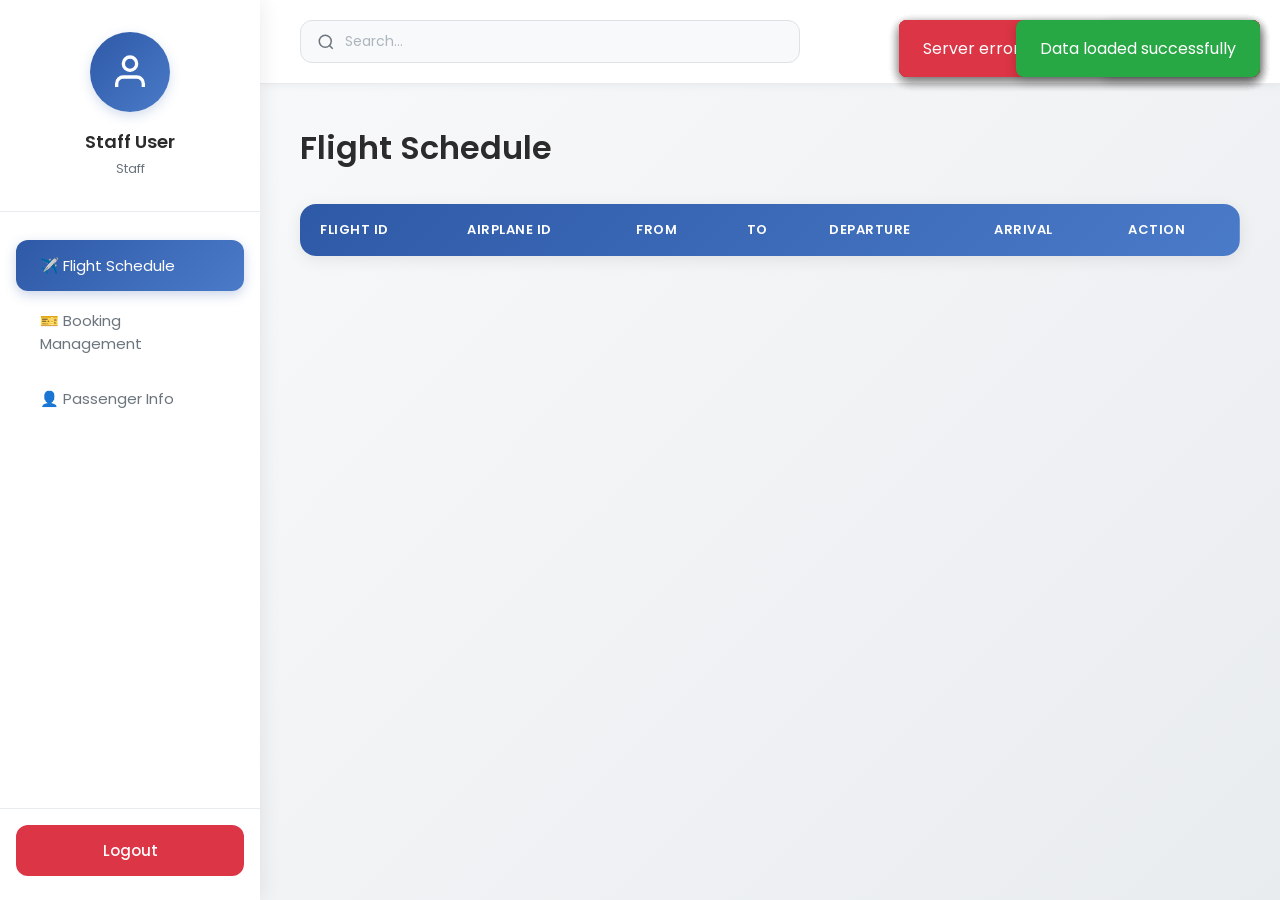
<file: bookingflights-main/booking-flight-project-main/staff.html>
<!DOCTYPE html>
<html lang="en">
<head>
    <meta charset="UTF-8">
    <meta name="viewport" content="width=device-width, initial-scale=1.0">
    <title>Staff Dashboard - Flight Booking System</title>
    <link href="https://fonts.googleapis.com/css2?family=Poppins:wght@300;400;500;600;700&display=swap" rel="stylesheet">
    <link rel="stylesheet" href="staff-style.css">
</head>
<body>
    <div class="dashboard-container">
        <aside class="sidebar">
            <div class="staff-profile">
                <div class="profile-photo">
                    <svg width="40" height="40" viewBox="0 0 24 24" fill="none" stroke="currentColor" stroke-width="2">
                        <path d="M20 21v-2a4 4 0 0 0-4-4H8a4 4 0 0 0-4 4v2"></path>
                        <circle cx="12" cy="7" r="4"></circle>
                    </svg>
                </div>
                <div class="profile-info">
                    <h3>Staff User</h3>
                    <p>Staff</p>
                </div>
            </div>

            <nav class="sidebar-nav">
                <a href="#" class="nav-item active" data-page="schedule">
                    <span>✈️ Flight Schedule</span>
                </a>
                
                <a href="#" class="nav-item" data-page="booking">
                    <span>🎫 Booking Management</span>
                </a>
                
                <a href="#" class="nav-item" data-page="passenger">
                    <span>👤 Passenger Info</span>
                </a>
            </nav>

            <div class="sidebar-footer">
                <button class="btn-logout" id="logoutBtn">Logout</button>
            </div>
        </aside>

        <main class="main-content">
            <div class="top-bar">
                <div class="search-box">
                    <svg width="18" height="18" viewBox="0 0 24 24" fill="none" stroke="currentColor" stroke-width="2">
                        <circle cx="11" cy="11" r="8"></circle>
                        <path d="m21 21-4.35-4.35"></path>
                    </svg>
                    <input type="text" placeholder="Search...">
                </div>
            </div>

            <section class="content-section active" id="schedule-section">
                <div class="section-header">
                    <h1>Flight Schedule</h1>
                </div>
                <div class="table-container">
                    <table class="data-table">
                        <thead>
                            <tr>
                                <th>Flight ID</th>
                                <th>Airplane ID</th>
                                <th>From</th>
                                <th>To</th>
                                <th>Departure</th>
                                <th>Arrival</th>
                                <th>Action</th>
                            </tr>
                        </thead>
                        <tbody id="flightTableBody">
                        </tbody>
                    </table>
                </div>
            </section>

            <section class="content-section" id="booking-section">
                <div class="section-header">
                    <h1>Booking Management</h1>
                    <button class="btn-add" onclick="openAddModal('booking')">
                        <svg width="18" height="18" viewBox="0 0 24 24" fill="none" stroke="currentColor" stroke-width="2">
                            <line x1="12" y1="5" x2="12" y2="19"></line>
                            <line x1="5" y1="12" x2="19" y2="12"></line>
                        </svg>
                        Add Booking
                    </button>
                </div>
                <div class="table-container">
                    <table class="data-table">
                        <thead>
                            <tr>
                                <th>Booking ID</th>
                                <th>User ID</th>
                                <th>Flight ID</th>
                                <th>Payment Status</th>
                                <th>Action</th>
                            </tr>
                        </thead>
                        <tbody id="bookingTableBody">
                        </tbody>
                    </table>
                </div>
            </section>

            <section class="content-section" id="passenger-section">
                <div class="section-header">
                    <h1>Passenger Info</h1>
                    <button class="btn-add" onclick="openAddModal('passenger')">
                        <svg width="18" height="18" viewBox="0 0 24 24" fill="none" stroke="currentColor" stroke-width="2">
                            <line x1="12" y1="5" x2="12" y2="19"></line>
                            <line x1="5" y1="12" x2="19" y2="12"></line>
                        </svg>
                        Add Passenger
                    </button>
                </div>
                <div class="table-container">
                    <table class="data-table">
                        <thead>
                            <tr>
                                <th>Passenger ID</th>
                                <th>Flight ID</th>
                                <th>Name</th>
                                <th>Passport No</th>
                                <th>Seat</th>
                                <th>Meal</th>
                                <th>Wifi</th>
                                <th>Luggage</th>
                                <th>Action</th>
                            </tr>
                        </thead>
                        <tbody id="passengerTableBody">
                        </tbody>
                    </table>
                </div>
            </section>
        </main>
    </div>

    <!-- Booking Modal -->
    <div class="modal-overlay" id="bookingModal">
        <div class="modal">
            <div class="modal-header">
                <h2 id="bookingModalTitle">Add Booking</h2>
                <button class="modal-close" onclick="closeModal('bookingModal')">&times;</button>
            </div>
            <div class="modal-body">
                <form id="bookingForm">
                    <input type="hidden" id="bookingEditId" value="">
                    <div class="form-group">
                        <label>User ID</label>
                        <input type="number" id="userId" placeholder="1" required>
                    </div>
                    <div class="form-group">
                        <label>Flight ID</label>
                        <select id="bookingFlightId" required>
                            <option value="">Select Flight</option>
                        </select>
                    </div>
                    <div class="form-group">
                        <label>Amount</label>
                        <input type="number" id="bookingAmount" placeholder="1000.00" step="0.01">
                    </div>
                    <div class="form-group">
                        <label>Payment Status</label>
                        <select id="paymentStatus" required>
                            <option value="Pending">Pending</option>
                            <option value="Paid">Paid</option>
                            <option value="Failed">Failed</option>
                        </select>
                    </div>
                    <div class="form-actions">
                        <button type="button" class="btn-secondary" onclick="closeModal('bookingModal')">Cancel</button>
                        <button type="submit" class="btn-primary">Save</button>
                    </div>
                </form>
            </div>
        </div>
    </div>

    <!-- Passenger Modal -->
    <div class="modal-overlay" id="passengerModal">
        <div class="modal">
            <div class="modal-header">
                <h2 id="passengerModalTitle">Add Passenger</h2>
                <button class="modal-close" onclick="closeModal('passengerModal')">&times;</button>
            </div>
            <div class="modal-body">
                <form id="passengerForm">
                    <input type="hidden" id="passengerEditId" value="">
                    <div class="form-row">
                        <div class="form-group">
                            <label>Booking ID</label>
                            <input type="number" id="passengerBookingId" placeholder="1" required>
                        </div>
                        <div class="form-group">
                            <label>Flight ID</label>
                            <select id="passengerFlightId" required>
                                <option value="">Select Flight</option>
                            </select>
                        </div>
                    </div>
                    <div class="form-row">
                        <div class="form-group">
                            <label>First Name</label>
                            <input type="text" id="passengerFirstName" placeholder="John" required>
                        </div>
                        <div class="form-group">
                            <label>Last Name</label>
                            <input type="text" id="passengerLastName" placeholder="Doe" required>
                        </div>
                    </div>
                    <div class="form-group">
                        <label>Passport Number</label>
                        <input type="text" id="passportId" placeholder="P123456" required>
                    </div>
                    <div class="form-row">
                        <div class="form-group">
                            <label>Seat Number</label>
                            <input type="text" id="seat" placeholder="12A" required>
                        </div>
                        <div class="form-group">
                            <label>Meal Preference</label>
                            <select id="meal" required>
                                <option value="">Select Meal</option>
                                <option value="Norm">Normal Meal</option>
                                <option value="Vegan">Vegetarian Meal</option>
                                <option value="Low">Low Salt Meal</option>
                                <option value="Diabetic">Diabetic Meal</option>
                            </select>
                        </div>
                    </div>
                    <div class="form-row">
                        <div class="form-group">
                            <label>Wifi Service</label>
                            <select id="wifiservice" required>
                                <option value="">Select Wifi Option</option>
                                <option value="wifi">With Wifi</option>
                                <option value="nowifi">No Wifi</option>
                            </select>
                        </div>                    
                        <div class="form-group">
                            <label>Luggage Weight (kg)</label>
                            <select id="luggageWeight" required>
                                <option value="">Select Weight</option>
                                <option value="20">20 kg</option>
                                <option value="23">23 kg</option>
                                <option value="25">25 kg</option>
                                <option value="27">27 kg</option>
                                <option value="30">30 kg</option>
                            </select>
                        </div>
                    </div>
                    <div class="form-actions">
                        <button type="button" class="btn-secondary" onclick="closeModal('passengerModal')">Cancel</button>
                        <button type="submit" class="btn-primary">Save</button>
                    </div>
                </form>
            </div>
        </div>
    </div>

    <script src="staff-script.js"></script>
</body>
</html>
</file>
<file: bookingflights-main/booking-flight-project-main/style.css>
@import url('https://fonts.googleapis.com/css2?family=Poppins:wght@400;500;700&display=swap');

* {
    margin: 0;
    padding: 0;
    box-sizing: border-box;
    font-family: "Poppins", serif;
}

body {
    display: flex;
    flex-direction: column;      /* <-- stack children vertically (h1 above .container) */
    justify-content: flex-start; /* align vertically from top (we'll use margin for spacing) */
    /* justify-content: center; */
    align-items: center;
    min-height: 100vh;
    /* background: linear-gradient(to right, #e2e2e2, #c9d6ff); */
    background: url(pics/clouds.jpg) no-repeat center center/cover;
    position: relative;
    color: #333;
    padding-top: 40px;           /* space from top of page */
    padding-bottom: 40px;
}
body::before {
  content: "";
  position: absolute;
  top: 0;
  left: 0;
  width: 100%;
  height: 100%;
  background-color: rgba(255, 255, 255, 0.5); /* white with 50% opacity */
  z-index: 0;
}
.container {
    margin: 0 15 px;
    position: relative;
    z-index: 1;

}
.welcome-section {
    position: relative;
    z-index: 2;
    transition: opacity 0.5s ease;
}

.welcome-section[style*="display: none"] {
  opacity: 0;
}
 .welcome-title {
    text-align: center;
    font-size: 48px;
    font-weight: 700;
    color: #2e59a7;
    margin-bottom: 10px;
    margin-top: 40px;
    text-shadow: none;
    letter-spacing: 1px;
    z-index: 2;  
}
.welcome-subtitle {
  text-align: center;
  font-size: 20px;
  font-weight: 400;
  color: #333;
  margin-top: 0px;
  margin-bottom: 60px;   
  position: relative;
  z-index: 2;           
  opacity: 0.5;          
  letter-spacing: 0.3px;
} 
.form-box {
    width: 100%;
    max-width: 450px;
    padding: 30px;
    background: #fff;
    border-radius: 10px;
    box-shadow: 0 0 10px rgba(0,0,0,0.1);
    display: none;
}
.form-box.active{
    display: block;
}
h2 {
    font-size: 34px;
    text-align: center;
    margin-bottom: 20px;
}
input,
select {
    width: 100%;
    padding: 12px;
    background: #eee ;
    border: 1px solid #ccc;
    border-radius: 6 px;
    border: none;
    outline: none;
    font-size:16px;
    color: #333;
    margin-bottom:20px;
    box-shadow: inset 0 1px 2px rgba(0,0,0,0.1);
    appearance: none;
}
button{
    width: 100%;
    padding: 12px;
    background: #2e59a7;
    border-radius: 6px;
    border:none;
    cursor: pointer;
    font-size: 16px;
    color:#fff;
    font-weight: 500;
    margin-bottom: 20px;
    transition: 0.5s;
}
button:hover{
    background: #234785;
    transform: translateY(-2px);
    box-shadow: 0 8px 20px rgba(46, 89, 167, 0.3);
}
p{
    font-size: 14.5;
    margin-bottom: 10px;
    text-align: center;
    color: #333;
}
p a{
    color: rgb(35, 116, 215);
    text-decoration: none;
}
p a :hover{
    text-decoration: underline;
}
</file>
<file: bookingflights-main/booking-flight-project-main/admin-style.css>
/* ===========================
   Global Styles & Reset
   =========================== */
* {
    margin: 0;
    padding: 0;
    box-sizing: border-box;
}

body {
    font-family: 'Poppins', sans-serif;
    background: linear-gradient(135deg, #f5f7fa 0%, #c3cfe2 100%);
    color: #333;
    overflow-x: hidden;
}

/* ===========================
   Dashboard Container
   =========================== */
.dashboard-container {
    display: flex;
    height: 100vh;
}

/* ===========================
   Sidebar Styles
   =========================== */
.sidebar {
    width: 260px;
    background: #ffffff;
    display: flex;
    flex-direction: column;
    padding: 0;
    box-shadow: 2px 0 20px rgba(0, 0, 0, 0.08);
    position: relative;
    z-index: 100;
}

/* Admin Profile Section */
.admin-profile {
    padding: 32px 24px;
    border-bottom: 1px solid #e9ecef;
    display: flex;
    flex-direction: column;
    align-items: center;
    text-align: center;
}

.profile-photo {
    width: 80px;
    height: 80px;
    border-radius: 50%;
    background: linear-gradient(135deg, #2e59a7 0%, #4a7bc8 100%);
    display: flex;
    align-items: center;
    justify-content: center;
    margin-bottom: 16px;
    box-shadow: 0 4px 12px rgba(46, 89, 167, 0.2);
}

.profile-photo svg {
    color: #ffffff;
}

.profile-info h3 {
    font-size: 18px;
    font-weight: 600;
    color: #2b2b2b;
    margin-bottom: 4px;
}

.profile-info p {
    font-size: 13px;
    color: #6c757d;
    font-weight: 400;
}

/* Sidebar Navigation */
.sidebar-nav {
    flex: 1;
    padding: 24px 0;
}

.nav-item {
    display: flex;
    align-items: center;
    padding: 14px 24px;
    color: #6c757d;
    text-decoration: none;
    transition: all 0.3s ease;
    cursor: pointer;
    margin: 4px 16px;
    border-radius: 12px;
}

.nav-item svg {
    margin-right: 12px;
    transition: all 0.3s ease;
    min-width: 20px;
}

.nav-item span {
    font-size: 16px;
    font-weight: 400;
}

.nav-item:hover {
    color: #2e59a7;
    background: #f0f5ff;
}

.nav-item.active {
    color: #ffffff;
    background: linear-gradient(135deg, #2e59a7 0%, #4a7bc8 100%);
    font-weight: 500;
    box-shadow: 0 4px 12px rgba(46, 89, 167, 0.25);
}

/* Sidebar Footer */
.sidebar-footer {
    padding: 16px 16px 24px;
    border-top: 1px solid #e9ecef;
}

.btn-logout {
    width: 100%;
    padding: 14px 24px;
    background: #dc3545;
    color: #ffffff;
    border: none;
    border-radius: 12px;
    font-size: 15px;
    font-weight: 500;
    cursor: pointer;
    transition: all 0.3s ease;
    font-family: 'Poppins', sans-serif;
}

.btn-logout:hover {
    background: #c82333;
    transform: translateY(-2px);
    box-shadow: 0 4px 12px rgba(220, 53, 69, 0.3);
}

/* ===========================
   Main Content Area
   =========================== */
.main-content {
    flex: 1;
    display: flex;
    flex-direction: column;
    overflow-y: auto;
    background: linear-gradient(135deg, #f8f9fa 0%, #e9ecef 100%);
}

.top-bar {
    padding: 20px 40px;
    background: #ffffff;
    border-bottom: 1px solid #e9ecef;
    box-shadow: 0 2px 8px rgba(0, 0, 0, 0.05);
}

.search-box {
    display: flex;
    align-items: center;
    background: #f8f9fa;
    border: 1px solid #dee2e6;
    border-radius: 12px;
    padding: 10px 16px;
    max-width: 500px;
    transition: all 0.3s ease;
}

.search-box:focus-within {
    border-color: #2e59a7;
    box-shadow: 0 0 0 3px rgba(46, 89, 167, 0.1);
    background: #ffffff;
}

.search-box svg {
    color: #6c757d;
    margin-right: 10px;
}

.search-box input {
    border: none;
    outline: none;
    flex: 1;
    font-size: 14px;
    font-family: 'Poppins', sans-serif;
    color: #333;
    background: transparent;
}

.search-box input::placeholder {
    color: #adb5bd;
}

/* ===========================
   Content Sections
   =========================== */
.content-section {
    padding: 40px;
    display: none;
    animation: fadeIn 0.4s ease;
}

.content-section.active {
    display: block;
}

@keyframes fadeIn {
    from {
        opacity: 0;
        transform: translateY(10px);
    }
    to {
        opacity: 1;
        transform: translateY(0);
    }
}

.section-header {
    display: flex;
    justify-content: space-between;
    align-items: center;
    margin-bottom: 32px;
}

.section-header h1 {
    font-size: 32px;
    font-weight: 600;
    color: #2b2b2b;
}

.btn-add {
    display: flex;
    align-items: center;
    gap: 8px;
    background: linear-gradient(135deg, #2e59a7 0%, #4a7bc8 100%);
    color: #ffffff;
    border: none;
    padding: 12px 24px;
    border-radius: 12px;
    font-size: 14px;
    font-weight: 500;
    cursor: pointer;
    transition: all 0.3s ease;
    font-family: 'Poppins', sans-serif;
    box-shadow: 0 4px 12px rgba(46, 89, 167, 0.2);
}

.btn-add:hover {
    transform: translateY(-2px);
    box-shadow: 0 6px 20px rgba(46, 89, 167, 0.35);
}

.btn-add svg {
    width: 18px;
    height: 18px;
}

/* ===========================
   Data Table Styles
   =========================== */
.table-container {
    background: #ffffff;
    border-radius: 16px;
    box-shadow: 0 4px 16px rgba(0, 0, 0, 0.08);
    overflow: hidden;
}

.data-table {
    width: 100%;
    border-collapse: collapse;
}

.data-table thead {
    background: linear-gradient(135deg, #2e59a7 0%, #4a7bc8 100%);
}

.data-table th {
    padding: 16px 20px;
    text-align: left;
    font-size: 13px;
    font-weight: 600;
    color: #ffffff;
    text-transform: uppercase;
    letter-spacing: 0.5px;
}

.data-table tbody tr {
    border-bottom: 1px solid #f1f3f5;
    transition: all 0.2s ease;
}

.data-table tbody tr:last-child {
    border-bottom: none;
}

.data-table tbody tr:hover {
    background: #f8f9fa;
}

.data-table td {
    padding: 16px 20px;
    font-size: 14px;
    color: #495057;
}

/* Action Buttons */
.btn-action {
    padding: 6px 14px;
    border: none;
    border-radius: 8px;
    font-size: 13px;
    font-weight: 500;
    cursor: pointer;
    transition: all 0.2s ease;
    font-family: 'Poppins', sans-serif;
    margin-right: 8px;
}

.btn-edit {
    background: #e3f2fd;
    color: #2e59a7;
}

.btn-edit:hover {
    background: #2e59a7;
    color: #ffffff;
    transform: translateY(-1px);
    box-shadow: 0 2px 8px rgba(46, 89, 167, 0.3);
}

.btn-delete {
    background: #ffebee;
    color: #d32f2f;
}

.btn-delete:hover {
    background: #d32f2f;
    color: #ffffff;
    transform: translateY(-1px);
    box-shadow: 0 2px 8px rgba(211, 47, 47, 0.3);
}

/* Status Badges */
.status-badge {
    padding: 6px 12px;
    border-radius: 20px;
    font-size: 12px;
    font-weight: 500;
    display: inline-block;
}

.status-active {
    background: #d4edda;
    color: #155724;
}

.status-maintenance {
    background: #fff3cd;
    color: #856404;
}

.status-inactive {
    background: #f8d7da;
    color: #721c24;
}

/* Role Badges */
.role-badge {
    padding: 6px 12px;
    border-radius: 20px;
    font-size: 12px;
    font-weight: 500;
    display: inline-block;
}

.role-customer {
    background: #e3f2fd;
    color: #1976d2;
}

.role-staff {
    background: #f3e5f5;
    color: #7b1fa2;
}

.role-admin {
    background: #fce4ec;
    color: #c2185b;
}

/* ===========================
   Modal Styles
   =========================== */
.modal-overlay {
    position: fixed;
    top: 0;
    left: 0;
    width: 100%;
    height: 100%;
    background: rgba(0, 0, 0, 0.5);
    backdrop-filter: blur(4px);
    display: none;
    align-items: center;
    justify-content: center;
    z-index: 1000;
    animation: fadeInOverlay 0.3s ease;
}

.modal-overlay.active {
    display: flex;
}

@keyframes fadeInOverlay {
    from {
        opacity: 0;
    }
    to {
        opacity: 1;
    }
}

.modal {
    background: #ffffff;
    border-radius: 20px;
    width: 90%;
    max-width: 600px;
    box-shadow: 0 20px 60px rgba(0, 0, 0, 0.3);
    animation: slideUp 0.3s ease;
    max-height: 90vh;
    overflow-y: auto;
}

@keyframes slideUp {
    from {
        opacity: 0;
        transform: translateY(30px);
    }
    to {
        opacity: 1;
        transform: translateY(0);
    }
}

.modal-header {
    display: flex;
    justify-content: space-between;
    align-items: center;
    padding: 24px 32px;
    border-bottom: 1px solid #e9ecef;
}

.modal-header h2 {
    font-size: 22px;
    font-weight: 600;
    color: #2b2b2b;
}

.modal-close {
    background: none;
    border: none;
    font-size: 32px;
    color: #6c757d;
    cursor: pointer;
    transition: all 0.2s ease;
    line-height: 1;
    padding: 0;
    width: 32px;
    height: 32px;
    display: flex;
    align-items: center;
    justify-content: center;
}

.modal-close:hover {
    color: #2b2b2b;
    transform: rotate(90deg);
}

.modal-body {
    padding: 32px;
}

/* ===========================
   Form Styles
   =========================== */
.form-group {
    margin-bottom: 20px;
}

.form-row {
    display: grid;
    grid-template-columns: 1fr 1fr;
    gap: 20px;
    margin-bottom: 20px;
}

.form-group label {
    display: block;
    margin-bottom: 8px;
    font-size: 14px;
    font-weight: 500;
    color: #495057;
}

.form-group input,
.form-group select {
    width: 100%;
    padding: 12px 16px;
    border: 1px solid #dee2e6;
    border-radius: 12px;
    font-size: 14px;
    font-family: 'Poppins', sans-serif;
    color: #495057;
    transition: all 0.3s ease;
}

.form-group input:focus,
.form-group select:focus {
    outline: none;
    border-color: #2e59a7;
    box-shadow: 0 0 0 3px rgba(46, 89, 167, 0.1);
}

.form-actions {
    display: flex;
    justify-content: flex-end;
    gap: 12px;
    margin-top: 28px;
    padding-top: 20px;
    border-top: 1px solid #e9ecef;
}

.btn-primary,
.btn-secondary {
    padding: 12px 28px;
    border: none;
    border-radius: 12px;
    font-size: 14px;
    font-weight: 500;
    cursor: pointer;
    transition: all 0.3s ease;
    font-family: 'Poppins', sans-serif;
}

.btn-primary {
    background: linear-gradient(135deg, #2e59a7 0%, #4a7bc8 100%);
    color: #ffffff;
    box-shadow: 0 4px 12px rgba(46, 89, 167, 0.2);
}

.btn-primary:hover {
    transform: translateY(-2px);
    box-shadow: 0 6px 16px rgba(46, 89, 167, 0.3);
}

.btn-secondary {
    background: #e9ecef;
    color: #495057;
}

.btn-secondary:hover {
    background: #dee2e6;
}

@keyframes shake {
    0%, 100% { transform: translateX(0); }
    25% { transform: translateX(-10px); }
    75% { transform: translateX(10px); }
}

/* ===========================
   Responsive Design
   =========================== */
@media (max-width: 768px) {
    .sidebar {
        width: 220px;
    }
    
    .content-section {
        padding: 20px;
    }
    
    .section-header {
        flex-direction: column;
        align-items: flex-start;
        gap: 16px;
    }
    
    .section-header h1 {
        font-size: 24px;
    }
    
    .table-container {
        overflow-x: auto;
    }
    
    .data-table {
        min-width: 800px;
    }
    
    .form-row {
        grid-template-columns: 1fr;
    }
    
    .modal {
        width: 95%;
        margin: 20px;
    }
    
    .modal-body {
        padding: 20px;
    }
}
</file>
<file: bookingflights-main/booking-flight-project-main/bookings-style.css>
@import url('https://fonts.googleapis.com/css2?family=Poppins:wght@400;500;600;700&display=swap');

* {
    margin: 0;
    padding: 0;
    box-sizing: border-box;
    font-family: "Poppins", sans-serif;
}

body {
    min-height: 100vh;
    background: linear-gradient(135deg, #f5f7fa 0%, #c3cfe2 100%);
    padding: 30px 20px;
}

.container {
    max-width: 900px;
    margin: 0 auto;
}

/* ========== HEADER ========== */
.header {
    text-align: center;
    margin-bottom: 30px;
}

.header-top {
    display: flex;
    justify-content: space-between;
    align-items: center;
    margin-bottom: 20px;
}

.btn-back, .btn-logout {
    padding: 10px 20px;
    border-radius: 8px;
    border: 2px solid #e0e0e0;
    background: white;
    color: #666;
    font-size: 14px;
    font-weight: 500;
    cursor: pointer;
    transition: all 0.3s;
    font-family: "Poppins", sans-serif;
}

.btn-back:hover, .btn-logout:hover {
    border-color: #2e59a7;
    color: #2e59a7;
    transform: translateY(-2px);
}

.header h1 {
    font-size: 36px;
    color: #2e59a7;
    margin-bottom: 8px;
}

.header p {
    color: #666;
    font-size: 16px;
}

/* ========== BOOKING DETAILS CARD ========== */
.booking-details-card {
    background: white;
    border-radius: 14px;
    padding: 25px;
    margin-bottom: 30px;
    box-shadow: 0 4px 15px rgba(0, 0, 0, 0.08);
}

.booking-header {
    display: flex;
    justify-content: space-between;
    align-items: center;
    margin-bottom: 20px;
    padding-bottom: 20px;
    border-bottom: 2px solid #e0e0e0;
}

.booking-ref-section {
    display: flex;
    flex-direction: column;
    gap: 5px;
}

.ref-label {
    font-size: 13px;
    color: #999;
    text-transform: uppercase;
    letter-spacing: 0.5px;
}

.ref-number {
    font-size: 24px;
    font-weight: 700;
    color: #2e59a7;
}

.status-badge {
    padding: 8px 16px;
    border-radius: 20px;
    font-size: 14px;
    font-weight: 600;
}

.status-badge.confirmed {
    background: #d4edda;
    color: #27ae60;
}

/* Booking Info Grid */
.booking-info-grid {
    display: grid;
    grid-template-columns: repeat(4, 1fr);
    gap: 15px;
} */

 .info-card {
    background: #f8f9fa;
    border-radius: 10px;
    padding: 15px;
    display: flex;
    align-items: center;
    gap: 12px;
} 

.info-icon {
    font-size: 28px;
}

.info-content {
    display: flex;
    flex-direction: column;
    gap: 3px;
}

.info-label {
    font-size: 12px;
    color: #999;
    text-transform: uppercase;
    letter-spacing: 0.3px;
}

.info-value {
    font-size: 16px;
    font-weight: 600;
    color: #333;
}

/* ========== TICKETS SECTION ========== */
.tickets-section {
    margin-bottom: 30px;
}

.section-title {
    font-size: 24px;
    color: #2e59a7;
    margin-bottom: 20px;
    text-align: center;
    font-weight: 600;
}

.tickets-list {
    display: flex;
    flex-direction: column;
    gap: 20px;
}

.ticket {
    background: white;
    border-radius: 14px;
    overflow: hidden;
    box-shadow: 0 4px 15px rgba(0, 0, 0, 0.08);
    transition: transform 0.3s, box-shadow 0.3s;
}

.ticket:hover {
    transform: translateY(-3px);
    box-shadow: 0 8px 25px rgba(0, 0, 0, 0.12);
}

/* Ticket Header */
.ticket-header {
    background: linear-gradient(135deg, #2e59a7 0%, #52a9e0 100%);
    color: white;
    padding: 16px 25px;
    display: flex;
    justify-content: space-between;
    align-items: center;
}

.ticket-type {
    font-size: 16px;
    font-weight: 600;
}

.ticket-flight-id {
    font-size: 14px;
    font-weight: 500;
    opacity: 0.9;
}

/* Ticket Body */
.ticket-body {
    padding: 22px 25px;
}

.passenger-info {
    margin-bottom: 20px;
    padding-bottom: 18px;
    border-bottom: 2px dashed #e0e0e0;
}

.info-title {
    font-size: 13px;
    color: #2e59a7;
    font-weight: 600;
    margin-bottom: 10px;
    text-transform: uppercase;
    letter-spacing: 0.5px;
}

.info-row {
    display: flex;
    justify-content: space-between;
    margin-bottom: 8px;
}

.info-row-label {
    color: #666;
    font-size: 14px;
}

.info-row-value {
    font-weight: 600;
    color: #333;
    font-size: 14px;
    text-align: right;
}

/* Flight Route */
.flight-route {
    display: flex;
    align-items: center;
    justify-content: space-between;
    gap: 15px;
    margin-bottom: 20px;
    padding: 15px;
    background: linear-gradient(to right, #e8f0ff, #f8f9fa);
    border-radius: 10px;
}

.route-airport {
    flex: 1;
    text-align: center;
}

.route-time {
    font-size: 22px;
    color: #2e59a7;
    font-weight: 700;
    margin-bottom: 4px;
}

.route-code {
    font-size: 15px;
    font-weight: 600;
    color: #333;
    margin-bottom: 3px;
}

.route-date {
    font-size: 12px;
    color: #999;
}

.route-arrow {
    color: #2e59a7;
    font-size: 24px;
}

/* Services */
.services-info {
    margin-bottom: 18px;
}

.service-item {
    display: flex;
    justify-content: space-between;
    margin-bottom: 7px;
    font-size: 14px;
}

.service-label {
    color: #666;
}

.service-value {
    font-weight: 600;
    color: #333;
    text-align: right;
}

/* Ticket Price */
.ticket-price {
    display: flex;
    justify-content: space-between;
    align-items: center;
    padding-top: 18px;
    border-top: 2px solid #2e59a7;
}

.price-label {
    font-size: 15px;
    color: #666;
    font-weight: 500;
}

.price-value {
    font-size: 24px;
    color: #2e59a7;
    font-weight: 700;
}

/* ========== NO BOOKINGS MESSAGE ========== */
.no-bookings {
    background: white;
    border-radius: 14px;
    padding: 60px 40px;
    text-align: center;
    box-shadow: 0 4px 15px rgba(0, 0, 0, 0.08);
}

.no-bookings-icon {
    font-size: 80px;
    margin-bottom: 20px;
}

.no-bookings h3 {
    font-size: 24px;
    color: #333;
    margin-bottom: 10px;
}

.no-bookings p {
    font-size: 16px;
    color: #666;
    margin-bottom: 30px;
}

/* ========== ACTION BUTTONS ========== */
.action-buttons {
    display: flex;
    gap: 15px;
    justify-content: center;
}

.btn {
    padding: 14px 40px;
    border-radius: 10px;
    border: none;
    cursor: pointer;
    font-size: 16px;
    font-weight: 600;
    transition: all 0.3s;
    font-family: "Poppins", sans-serif;
}

.btn-primary {
    background: #2e59a7;
    color: white;
}

.btn-primary:hover {
    background: #234785;
    transform: translateY(-2px);
    box-shadow: 0 6px 15px rgba(46, 89, 167, 0.3);
}

.btn-secondary {
    background: white;
    color: #2e59a7;
    border: 2px solid #2e59a7;
}

.btn-secondary:hover {
    background: #2e59a7;
    color: white;
}

/* ========== RESPONSIVE ========== */
@media (max-width: 768px) {
    .header h1 {
        font-size: 28px;
    }

    .booking-info-grid {
        grid-template-columns: repeat(2, 1fr);
    }

    .ref-number {
        font-size: 18px;
    }

    .action-buttons {
        flex-direction: column;
    }

    .btn {
        width: 100%;
    }

    .header-top {
        flex-direction: column;
        gap: 10px;
    }

    .btn-back, .btn-logout {
        width: 100%;
    }

    .flight-route {
        flex-direction: column;
        gap: 10px;
    }

    .route-arrow {
        transform: rotate(90deg);
    }
}

/* ========== PRINT STYLES ========== */
@media print {
    body {
        background: white;
        padding: 0;
    }

    .header-top,
    .action-buttons,
    .btn-back,
    .btn-logout {
        display: none;
    }

    .ticket {
        page-break-inside: avoid;
        margin-bottom: 20px;
    }
}
</file>
<file: bookingflights-main/booking-flight-project-main/payment-style.css>
@import url('https://fonts.googleapis.com/css2?family=Poppins:wght@400;500;600;700&display=swap');

* {
    margin: 0;
    padding: 0;
    box-sizing: border-box;
    font-family: "Poppins", sans-serif;
}

body {
    min-height: 100vh;
    background: linear-gradient(135deg, #f5f7fa 0%, #c3cfe2 100%);
    padding: 20px 15px;
}

.container {
    max-width: 1400px;
    margin: 0 auto;
}

.header {
    text-align: center;
    margin-bottom: 20px;
}

.header h1 {
    font-size: 32px;
    color: #2e59a7;
    margin-bottom: 5px;
}

.header p {
    color: #666;
    font-size: 14px;
}

/* Tickets Section */
.tickets-section {
    margin-bottom: 20px;
}

.section-title {
    font-size: 22px;
    color: #2e59a7;
    margin-bottom: 15px;
    text-align: center;
    font-weight: 600;
}

.tickets-grid {
    display: grid;
    grid-template-columns: repeat(auto-fit, minmax(500px, 1fr));
    gap: 15px;
    margin-bottom: 20px;
}

.ticket {
    background: #fff;
    border-radius: 12px;
    overflow: hidden;
    box-shadow: 0 3px 15px rgba(0, 0, 0, 0.1);
    transition: transform 0.3s;
}

.ticket:hover {
    transform: translateY(-3px);
    box-shadow: 0 6px 20px rgba(0, 0, 0, 0.15);
}

.ticket-header {
    background: linear-gradient(135deg, #2e59a7 0%, #52a9e0 100%);
    color: white;
    padding: 12px 20px;
    display: flex;
    justify-content: space-between;
    align-items: center;
}

.ticket-type {
    font-size: 15px;
    font-weight: 600;
}

.ticket-flight-id {
    font-size: 16px;
    font-weight: 600;
    opacity: 1;
}

.ticket-body {
    padding: 20px;
}

.passenger-info {
    margin-bottom: 15px;
    padding-bottom: 12px;
    border-bottom: 2px dashed #e0e0e0;
}

.info-title {
    font-size: 12px;
    color: #2e59a7;
    font-weight: 600;
    margin-bottom: 8px;
    text-transform: uppercase;
    letter-spacing: 0.5px;
}

.info-row {
    display: flex;
    justify-content: space-between;
    margin-bottom: 6px;
}

.info-label {
    color: #666;
    font-size: 13px;
}

.info-value {
    font-weight: 600;
    color: #333;
    font-size: 13px;
}

.flight-route {
    display: flex;
    align-items: center;
    gap: 15px;
    margin-bottom: 15px;
    padding-bottom: 12px;
    border-bottom: 2px dashed #e0e0e0;
}

.route-airport {
    flex: 1;
    text-align: center;
}

.route-time {
    font-size: 20px;
    color: #2e59a7;
    font-weight: 700;
    margin-bottom: 3px;
}

.route-code {
    font-size: 14px;
    font-weight: 600;
    color: #333;
    margin-bottom: 2px;
}

.route-date {
    font-size: 11px;
    color: #999;
}

.route-arrow {
    color: #2e59a7;
    font-size: 24px;
    font-weight: 300;
}

.services-info {
    margin-bottom: 15px;
}

.service-item {
    display: flex;
    justify-content: space-between;
    margin-bottom: 5px;
    font-size: 13px;
}

.service-label {
    color: #666;
}

.service-value {
    font-weight: 600;
    color: #333;
}

.ticket-price {
    display: flex;
    justify-content: space-between;
    align-items: center;
    padding-top: 12px;
    border-top: 2px solid #2e59a7;
}

.price-label {
    font-size: 14px;
    color: #666;
    font-weight: 500;
}

.price-value {
    font-size: 22px;
    color: #2e59a7;
    font-weight: 700;
}

/* Payment Section */
.payment-section {
    background: #fff;
    border-radius: 12px;
    padding: 25px;
    margin-bottom: 20px;
    box-shadow: 0 3px 15px rgba(0, 0, 0, 0.08);
}

.payment-methods {
    display: grid;
    grid-template-columns: repeat(auto-fit, minmax(200px, 1fr));
    gap: 12px;
    margin-bottom: 20px;
}

.payment-option {
    border: 2px solid #e0e0e0;
    border-radius: 10px;
    padding: 15px;
    cursor: pointer;
    transition: all 0.3s;
    text-align: center;
    background: #f8f9fa;
}

.payment-option:hover {
    border-color: #2e59a7;
    background: #fff;
    transform: translateY(-2px);
}

.payment-option.selected {
    border-color: #2e59a7;
    background: #e8f0ff;
}

.payment-option input[type="radio"] {
    display: none;
}

.payment-icon {
    font-size: 36px;
    margin-bottom: 10px;
}

.payment-name {
    font-size: 15px;
    font-weight: 600;
    color: #333;
    margin-bottom: 3px;
}

.payment-desc {
    font-size: 12px;
    color: #999;
}

/* Total Summary */
.total-summary {
    background: #f8f9fa;
    border-radius: 10px;
    padding: 18px;
    margin-bottom: 20px;
}

.summary-row {
    display: flex;
    justify-content: space-between;
    margin-bottom: 10px;
    font-size: 14px;
}

.summary-row.total {
    border-top: 2px solid #2e59a7;
    padding-top: 12px;
    margin-top: 12px;
    font-size: 20px;
    font-weight: 700;
    color: #2e59a7;
}

/* Buttons */
.action-buttons {
    display: flex;
    gap: 15px;
    justify-content: center;
}

.btn {
    padding: 12px 50px;
    border-radius: 10px;
    border: none;
    cursor: pointer;
    font-size: 16px;
    font-weight: 600;
    transition: all 0.3s;
    font-family: "Poppins", sans-serif;
}

.btn-cancel {
    background: #fff;
    color: #666;
    border: 2px solid #e0e0e0;
}

.btn-cancel:hover {
    background: #f8f9fa;
    border-color: #666;
}

.btn-confirm {
    background: #2e59a7;
    color: #fff;
}

.btn-confirm:hover {
    background: #234785;
    transform: translateY(-2px);
    box-shadow: 0 6px 15px rgba(46, 89, 167, 0.3);
}

.btn-confirm:disabled {
    background: #ccc;
    cursor: not-allowed;
    transform: none;
}

/* Success Modal */
.modal {
    display: none;
    position: fixed;
    top: 0;
    left: 0;
    width: 100%;
    height: 100%;
    background: rgba(0, 0, 0, 0.6);
    z-index: 1000;
    align-items: center;
    justify-content: center;
}

.modal.active {
    display: flex;
}

.modal-content {
    background: #fff;
    border-radius: 16px;
    padding: 35px;
    max-width: 450px;
    width: 90%;
    text-align: center;
    box-shadow: 0 10px 40px rgba(0, 0, 0, 0.3);
    animation: modalSlideIn 0.4s ease;
}

@keyframes modalSlideIn {
    from {
        opacity: 0;
        transform: translateY(-50px);
    }
    to {
        opacity: 1;
        transform: translateY(0);
    }
}

.success-icon {
    font-size: 60px;
    margin-bottom: 15px;
}

.modal-content h2 {
    color: #27ae60;
    font-size: 26px;
    margin-bottom: 10px;
}

.modal-content p {
    color: #666;
    font-size: 14px;
    margin-bottom: 20px;
    line-height: 1.5;
}

.modal-booking-ref {
    background: #f8f9fa;
    padding: 12px;
    border-radius: 8px;
    margin-bottom: 20px;
    font-size: 13px;
    color: #666;
}

.modal-booking-ref strong {
    color: #2e59a7;
    font-size: 16px;
    display: block;
    margin-top: 4px;
}

/* Responsive */
@media (max-width: 768px) {
    body {
        padding: 15px 10px;
    }

    .header h1 {
        font-size: 26px;
    }

    .header p {
        font-size: 13px;
    }

    .tickets-grid {
        grid-template-columns: 1fr;
    }

    .payment-methods {
        grid-template-columns: 1fr;
    }

    .action-buttons {
        flex-direction: column;
    }

    .btn {
        width: 100%;
        padding: 12px 30px;
    }

    .route-time {
        font-size: 18px;
    }

    .ticket-body {
        padding: 15px;
    }

    .payment-section {
        padding: 20px;
    }
}
</file>
<file: bookingflights-main/booking-flight-project-main/search-style.css>
@import url('https://fonts.googleapis.com/css2?family=Poppins:wght@400;500;600;700&display=swap');

* {
    margin: 0;
    padding: 0;
    box-sizing: border-box;
    font-family: "Poppins", sans-serif;
}

body {
    min-height: 100vh;
    background: linear-gradient(135deg, #f5f7fa 0%, #c3cfe2 100%);
    position: relative;
    color: #333;
    padding: 20px;
}

.profile-icon {
    position: fixed;
    top: 30px;
    right: 40px;
    cursor: pointer;
    width: 50px;
    height: 50px;
    background: #fff;
    border-radius: 50%;
    display: flex;
    align-items: center;
    justify-content: center;
    transition: all 0.3s;
    box-shadow: 0 2px 10px rgba(0, 0, 0, 0.1);
    z-index: 100;
}

.profile-icon:hover {
    transform: scale(1.05);
    box-shadow: 0 4px 15px rgba(0, 0, 0, 0.15);
}

.profile-icon svg {
    color: #2e59a7;
}

.profile-menu {
    position: fixed;
    top: 90px;
    right: 40px;
    background: #fff;
    border-radius: 12px;
    box-shadow: 0 5px 25px rgba(0, 0, 0, 0.15);
    padding: 8px 0;
    min-width: 180px;
    display: none;
    z-index: 100;
}

.profile-menu.active {
    display: block;
    animation: slideDown 0.3s ease;
}

@keyframes slideDown {
    from {
        opacity: 0;
        transform: translateY(-10px);
    }
    to {
        opacity: 1;
        transform: translateY(0);
    }
}

.profile-menu a {
    display: block;
    padding: 12px 20px;
    color: #333;
    text-decoration: none;
    transition: background 0.2s;
    font-size: 14px;
}

.profile-menu a:hover {
    background: #f5f5f5;
}

.header {
    text-align: center;
    margin: 60px 0 40px 0;
}

.greeting {
    font-size: 48px;
    font-weight: 700;
    color: #2e59a7;
    margin-bottom: 10px;
}

.subtitle {
    font-size: 22px;
    color: #666;
    font-weight: 400;
}

.container {
    max-width: 1400px;
    margin: 0 auto;
    padding: 0 20px;
}

.search-box {
    background: #fff;
    border-radius: 20px;
    box-shadow: 0 10px 40px rgba(0, 0, 0, 0.1);
    padding: 35px 50px;
    margin-bottom: 40px;
}

.trip-type {
    display: flex;
    gap: 12px;
    margin-bottom: 30px;
    justify-content: center;
}

.trip-btn {
    flex: 1;
    max-width: 150px;
    padding: 12px 24px;
    background: #fff;
    border: 2px solid #e0e0e0;
    border-radius: 25px;
    cursor: pointer;
    font-size: 15px;
    font-weight: 500;
    color: #666;
    transition: all 0.3s;
}

.trip-btn:hover {
    border-color: #2e59a7;
    color: #2e59a7;
}

.trip-btn.active {
    background: #2e59a7;
    border-color: #2e59a7;
    color: #fff;
}

.form-row {
    display: grid;
    grid-template-columns: 1fr auto 1fr 1fr 1fr 1fr;
    gap: 15px;
    margin-bottom: 20px;
    align-items: end;
}

.swap-button {
    width: 45px;
    height: 45px;
    background: #f8f9fa;
    border: 2px solid #e0e0e0;
    border-radius: 50%;
    display: flex;
    align-items: center;
    justify-content: center;
    cursor: pointer;
    transition: all 0.3s;
    margin-bottom: 0;
}

.swap-button:hover {
    background: #2e59a7;
    border-color: #2e59a7;
}

.swap-button:hover svg {
    color: #fff;
}

.swap-button svg {
    color: #2e59a7;
    transition: color 0.3s;
}

.input-group {
    position: relative;
}

.input-group label {
    display: block;
    margin-bottom: 8px;
    font-size: 14px;
    font-weight: 500;
    color: #333;
}

.input-group label svg {
    color: #2e59a7;
}

.input-group input[type="text"],
.input-group input[type="date"] {
    width: 100%;
    padding: 14px 16px;
    background: #f8f9fa;
    border-radius: 12px;
    border: 2px solid transparent;
    outline: none;
    font-size: 15px;
    color: #333;
    transition: all 0.3s;
    font-family: "Poppins", sans-serif;
}

.input-group input[type="date"]::-webkit-calendar-picker-indicator {
    cursor: pointer;
    filter: opacity(0.6);
    width: 20px;
    height: 20px;
}

.input-group input:focus {
    border-color: #2e59a7;
    background: #fff;
}

.passenger-input {
    width: 100%;
    padding: 14px 16px;
    background: #f8f9fa;
    border-radius: 12px;
    border: 2px solid transparent;
    cursor: pointer;
    display: flex;
    justify-content: space-between;
    align-items: center;
    transition: all 0.3s;
}

.passenger-input:hover {
    border-color: #2e59a7;
    background: #fff;
}

.passenger-input svg {
    color: #666;
}

.airport-dropdown {
    position: absolute;
    top: 100%;
    left: 0;
    right: 0;
    background: #fff;
    border-radius: 12px;
    max-height: 250px;
    overflow-y: auto;
    display: none;
    z-index: 10;
    box-shadow: 0 8px 20px rgba(0, 0, 0, 0.15);
    margin-top: 5px;
}

.airport-dropdown.active {
    display: block;
}

.airport-option {
    padding: 14px 16px;
    cursor: pointer;
    transition: background 0.2s;
    border-bottom: 1px solid #f0f0f0;
}

.airport-option:last-child {
    border-bottom: none;
}

.airport-option:hover {
    background: #f8f9fa;
}

.airport-option strong {
    display: block;
    color: #2e59a7;
    font-size: 15px;
    margin-bottom: 3px;
}

.airport-option small {
    color: #666;
    font-size: 13px;
}

.search-button {
    width: 100%;
    padding: 16px;
    background: #2e59a7;
    border-radius: 12px;
    border: none;
    cursor: pointer;
    font-size: 17px;
    color: #fff;
    font-weight: 600;
    margin-top: 10px;
    transition: all 0.3s;
}

.search-button:hover {
    background: #234785;
    transform: translateY(-2px);
    box-shadow: 0 8px 20px rgba(46, 89, 167, 0.3);
}

.passenger-menu {
    position: fixed;
    top: 0;
    left: 0;
    width: 100%;
    height: 100%;
    background: rgba(0, 0, 0, 0.5);
    display: none;
    align-items: center;
    justify-content: center;
    z-index: 1000;
}

.passenger-menu.active {
    display: flex;
}

.passenger-menu-content {
    background: #fff;
    border-radius: 20px;
    padding: 35px;
    max-width: 420px;
    width: 90%;
    box-shadow: 0 15px 50px rgba(0, 0, 0, 0.3);
}

.passenger-menu-content h3 {
    font-size: 24px;
    margin-bottom: 25px;
    color: #2e59a7;
    text-align: center;
}

.passenger-row {
    display: flex;
    justify-content: space-between;
    align-items: center;
    padding: 18px 0;
    border-bottom: 1px solid #f0f0f0;
}

.passenger-row:last-of-type {
    border-bottom: none;
}

.passenger-info {
    display: flex;
    flex-direction: column;
}

.passenger-type {
    font-size: 16px;
    font-weight: 500;
    color: #333;
}

.passenger-age {
    font-size: 13px;
    color: #999;
    margin-top: 2px;
}

.passenger-counter {
    display: flex;
    align-items: center;
    gap: 18px;
}

.passenger-counter button {
    width: 36px;
    height: 36px;
    border-radius: 50%;
    border: 2px solid #2e59a7;
    background: #fff;
    color: #2e59a7;
    font-size: 20px;
    cursor: pointer;
    transition: all 0.3s;
    display: flex;
    align-items: center;
    justify-content: center;
    padding: 0;
    margin: 0;
    font-weight: 300;
}

.passenger-counter button:hover {
    background: #2e59a7;
    color: #fff;
}

.passenger-counter span {
    font-size: 18px;
    font-weight: 500;
    min-width: 30px;
    text-align: center;
}

.done-button {
    width: 100%;
    padding: 14px;
    background: #2e59a7;
    border-radius: 12px;
    border: none;
    cursor: pointer;
    font-size: 16px;
    color: #fff;
    font-weight: 600;
    margin-top: 20px;
    transition: all 0.3s;
}

.done-button:hover {
    background: #234785;
}

.results-section {
    margin-top: 30px;
}

.results-section h2 {
    color: #2e59a7;
    font-size: 28px;
    margin-bottom: 25px;
    text-align: center;
}

.flights-grid {
    display: grid;
    grid-template-columns: 1fr;
    gap: 20px;
    margin-bottom: 20px;
}

.flight-card {
    background: #fff;
    border-radius: 16px;
    padding: 28px 35px;
    box-shadow: 0 5px 20px rgba(0, 0, 0, 0.08);
    transition: all 0.3s;
    display: flex;
    justify-content: space-between;
    align-items: center;
    gap: 35px;
    min-height: 140px;
}

.flight-card:hover {
    transform: translateY(-3px);
    box-shadow: 0 10px 30px rgba(0, 0, 0, 0.12);
    cursor: pointer;
}

.flight-card.selected {
    border: 3px solid #2e59a7;
    background: #f8f9ff;
}

.flight-main {
    flex: 1;
    display: flex;
    gap: 40px;
    align-items: center;
}

.flight-id-section {
    min-width: 120px;
    display: flex;
    flex-direction: column;
    justify-content: center;
    align-items: center;
    text-align: center;
}

.flight-id {
    font-size: 18px;
    font-weight: 700;
    color: #2e59a7;
    margin-bottom: 5px;
}

.flight-date {
    color: #999;
    font-size: 12px;
}

.flight-route {
    display: flex;
    align-items: center;
    gap: 35px;
    flex: 1;
}

.airport-info {
    text-align: center;
    flex: 1;
    display: flex;
    flex-direction: column;
    align-items: center;
    justify-content: center;
}

.flight-time {
    font-size: 28px;
    color: #2e59a7;
    font-weight: 700;
    margin-bottom: 8px;
    line-height: 1;
}

.airport-code {
    font-size: 16px;
    font-weight: 600;
    color: #333;
    margin-bottom: 5px;
}

.airport-name {
    font-size: 11px;
    color: #999;
    line-height: 1.3;
    max-width: 200px;
}

.flight-duration {
    display: flex;
    flex-direction: column;
    align-items: center;
    gap: 10px;
    min-width: 140px;
    padding: 0 15px;
}

.duration-line {
    width: 100%;
    height: 2px;
    background: linear-gradient(to right, #2e59a7 0%, #52a9e0 50%, #2e59a7 100%);
    position: relative;
}

.duration-text {
    font-size: 13px;
    color: #666;
    font-weight: 500;
    white-space: nowrap;
}

.flight-price-section {
    text-align: center;
    min-width: 160px;
    padding-left: 35px;
    border-left: 2px solid #f0f0f0;
    display: flex;
    flex-direction: column;
    align-items: center;
    justify-content: center;
}

.price-label {
    font-size: 12px;
    color: #999;
    margin-bottom: 5px;
}

.flight-price {
    font-size: 28px;
    font-weight: 700;
    color: #2e59a7;
    margin-bottom: 15px;
}

.select-button {
    width: 100%;
    padding: 12px 28px;
    background: #2e59a7;
    border-radius: 10px;
    border: none;
    cursor: pointer;
    font-size: 15px;
    color: #fff;
    font-weight: 600;
    transition: all 0.3s;
}

.select-button:hover {
    background: #234785;
    transform: translateY(-2px);
}

@media (max-width: 1200px) {
    .form-row {
        grid-template-columns: 1fr auto 1fr;
        gap: 15px;
    }
    
    .form-row .input-group:nth-child(4),
    .form-row .input-group:nth-child(5),
    .form-row .input-group:nth-child(6) {
        grid-column: span 2;
    }
    
    .swap-button {
        grid-row: 1;
        grid-column: 2;
    }
}

@media (max-width: 968px) {
    .form-row {
        grid-template-columns: 1fr;
        gap: 20px;
    }
    
    .swap-button {
        width: 100%;
        border-radius: 12px;
        margin: -10px 0;
    }
    
    .flight-card {
        flex-direction: column;
        align-items: stretch;
        gap: 25px;
        padding: 25px;
    }
    
    .flight-main {
        flex-direction: column;
        gap: 20px;
    }
    
    .flight-route {
        flex-direction: column;
        gap: 20px;
    }
    
    .flight-duration {
        transform: rotate(90deg);
        margin: 15px 0;
    }
    
    .flight-price-section {
        border-left: none;
        border-top: 2px solid #f0f0f0;
        padding-left: 0;
        padding-top: 20px;
    }
}

@media (max-width: 768px) {
    .greeting {
        font-size: 36px;
    }
    
    .subtitle {
        font-size: 18px;
    }
    
    .search-box {
        padding: 30px 25px;
    }
    
    .profile-icon {
        top: 20px;
        right: 20px;
    }
    
    .profile-menu {
        right: 20px;
    }
    
    .flight-time {
        font-size: 24px;
    }
    
    .airport-code {
        font-size: 14px;
    }
    
    .flight-price {
        font-size: 24px;
    }
}
</file>
<file: bookingflights-main/booking-flight-project-main/seat&service-style.css>
@import url('https://fonts.googleapis.com/css2?family=Poppins:wght@400;500;600;700&display=swap');

* {
    margin: 0;
    padding: 0;
    box-sizing: border-box;
    font-family: "Poppins", sans-serif;
}

body {
    min-height: 100vh;
    background: linear-gradient(135deg, #f5f7fa 0%, #c3cfe2 100%);
    padding: 40px 20px;
}

.container {
    max-width: 1200px;
    margin: 0 auto;
}

.header {
    text-align: center;
    margin-bottom: 40px;
}

.header h1 {
    font-size: 42px;
    color: #2e59a7;
    margin-bottom: 10px;
}

.header p {
    color: #666;
    font-size: 18px;
}

/* Flight Tabs (for Round Trip) */
.flight-tabs {
    display: flex;
    gap: 15px;
    margin-bottom: 30px;
    justify-content: center;
}

.flight-tab {
    padding: 15px 40px;
    background: #fff;
    border: 3px solid #e0e0e0;
    border-radius: 30px;
    cursor: pointer;
    font-weight: 600;
    font-size: 16px;
    transition: all 0.3s;
    color: #666;
}

.flight-tab:hover {
    border-color: #2e59a7;
    color: #2e59a7;
    transform: translateY(-2px);
}

.flight-tab.active {
    background: #2e59a7;
    border-color: #2e59a7;
    color: #fff;
    box-shadow: 0 5px 15px rgba(46, 89, 167, 0.3);
}

/* Flight Info Banner */
.flight-info-banner {
    background: #3862af;
    /* background: linear-gradient(135deg, #2e59a7 0%, #52a9e0 100%); */
    color: white;
    padding: 15px 25px;
    border-radius: 12px;
    margin-bottom: 20px;
    text-align: center;
    font-weight: 600;
    font-size: 16px;
    box-shadow: 0 3px 10px rgba(46, 89, 167, 0.3);
}

/* Passenger Tabs */
.passenger-tabs {
    display: flex;
    gap: 10px;
    margin-bottom: 30px;
    flex-wrap: wrap;
    justify-content: center;
}

.passenger-tab {
    padding: 12px 30px;
    background: #fff;
    border: 2px solid #e0e0e0;
    border-radius: 25px;
    cursor: pointer;
    font-weight: 500;
    transition: all 0.3s;
    color: #666;
}

.passenger-tab:hover {
    border-color: #2e59a7;
    color: #2e59a7;
}

.passenger-tab.active {
    background: #2e59a7;
    border-color: #2e59a7;
    color: #fff;
}

.passenger-tab.completed {
    background: #27ae60;
    border-color: #27ae60;
    color: #fff;
}

/* Passenger Form */
.passenger-section {
    background: #fff;
    border-radius: 16px;
    padding: 35px;
    margin-bottom: 30px;
    box-shadow: 0 5px 20px rgba(0, 0, 0, 0.08);
}

.passenger-form {
    display: none;
}

.passenger-form.active {
    display: block;
}

.passenger-form h2 {
    color: #2e59a7;
    margin-bottom: 25px;
    font-size: 28px;
}

.form-grid {
    display: grid;
    grid-template-columns: repeat(2, 1fr);
    gap: 20px;
}

.form-group {
    display: flex;
    flex-direction: column;
}

.form-group.full-width {
    grid-column: 1 / -1;
}

.form-group label {
    margin-bottom: 8px;
    font-weight: 500;
    color: #333;
    font-size: 14px;
}

.form-group select,
.form-group input {
    padding: 14px 16px;
    border: 2px solid #e0e0e0;
    border-radius: 8px;
    font-size: 15px;
    color: #333;
    background: #f8f9fa;
    transition: all 0.3s;
    font-family: "Poppins", sans-serif;
}

.form-group select:focus,
.form-group input:focus {
    outline: none;
    border-color: #2e59a7;
    background: #fff;
}

/* Services Section */
.services-section {
    background: #fff;
    border-radius: 16px;
    padding: 35px;
    margin-bottom: 30px;
    box-shadow: 0 5px 20px rgba(0, 0, 0, 0.08);
}

.services-section h2 {
    color: #2e59a7;
    margin-bottom: 25px;
    font-size: 28px;
}

/* Seat Selection */
.selected-seats-info {
    margin-bottom: 20px;
    padding: 15px;
    background: #e8f0ff;
    border-radius: 8px;
    color: #2e59a7;
    font-weight: 500;
}

.seat-container {
    max-width: 800px;
    margin: 0 auto;
}

.seat-labels {
    display: grid;
    grid-template-columns: 50px repeat(3, 50px) 40px repeat(3, 50px);
    gap: 8px;
    margin-bottom: 10px;
    font-weight: 600;
    color: #2e59a7;
    text-align: center;
    font-size: 14px;
    padding: 0 10px;
    justify-content: center;
}

.seat-labels .row-label {
    text-align: center;
}

.seat-labels .aisle {
    background: transparent;
}

.seat-map-wrapper {
    max-height: 500px;
    overflow-y: auto;
    overflow-x: hidden;
    border: 2px solid #e0e0e0;
    border-radius: 12px;
    padding: 15px 10px;
    background: #fafbfc;
}

.seat-map-wrapper::-webkit-scrollbar {
    width: 8px;
}

.seat-map-wrapper::-webkit-scrollbar-track {
    background: #f1f1f1;
    border-radius: 10px;
}

.seat-map-wrapper::-webkit-scrollbar-thumb {
    background: #2e59a7;
    border-radius: 10px;
}

.seat-map-wrapper::-webkit-scrollbar-thumb:hover {
    background: #234785;
}

.seat-map {
    display: grid;
    grid-template-columns: 50px repeat(3, 50px) 40px repeat(3, 50px);
    gap: 8px;
    justify-content: center;
}

.seat-row {
    display: contents;
}

.row-number {
    display: flex;
    align-items: center;
    justify-content: center;
    font-weight: 600;
    color: #666;
    font-size: 13px;
}

.seat {
    width: 50px;
    height: 50px;
    border: 2px solid #e0e0e0;
    border-radius: 8px;
    background: #f8f9fa;
    cursor: pointer;
    display: flex;
    align-items: center;
    justify-content: center;
    font-weight: 600;
    font-size: 11px;
    color: #666;
    transition: all 0.3s;
}

.seat:hover:not(.selected):not(.taken):not(.occupied) {
    border-color: #2e59a7;
    background: #e8f0ff;
    transform: scale(1.05);
}

.seat.selected {
    background: #2e59a7;
    border-color: #2e59a7;
    color: #fff;
}

.seat.taken {
    background: #52a9e0;
    border-color: #52a9e0;
    color: #fff;
    cursor: default;
}

/* OCCUPIED SEAT STYLE - Gray color for pre-booked seats */
.seat.occupied {
    background: #bbb;
    border-color: #999;
    color: #666;
    cursor: not-allowed;
}

.aisle {
    background: transparent;
    border: none;
    cursor: default;
}

.seat-legend {
    display: flex;
    justify-content: center;
    gap: 30px;
    margin-top: 20px;
    font-size: 14px;
}

.legend-item {
    display: flex;
    align-items: center;
    gap: 8px;
}

.legend-box {
    width: 30px;
    height: 30px;
    border-radius: 6px;
    border: 2px solid #e0e0e0;
}

.legend-box.available {
    background: #f8f9fa;
}

.legend-box.selected {
    background: #2e59a7;
    border-color: #2e59a7;
}

/* OCCUPIED LEGEND BOX - Matches occupied seat style */
.legend-box.occupied {
    background: #bbb;
    border-color: #999;
}

/* Luggage Options */
.option-grid {
    display: grid;
    grid-template-columns: repeat(auto-fill, minmax(140px, 1fr));
    gap: 15px;
}

.option-card {
    border: 2px solid #e0e0e0;
    border-radius: 12px;
    padding: 20px;
    text-align: center;
    cursor: pointer;
    transition: all 0.3s;
    background: #f8f9fa;
}

.option-card:hover {
    border-color: #2e59a7;
    background: #fff;
    transform: translateY(-2px);
}

.option-card.selected {
    border-color: #2e59a7;
    background: #e8f0ff;
}

.option-card input[type="radio"] {
    display: none;
}

.option-title {
    font-weight: 600;
    color: #333;
    margin-bottom: 5px;
    font-size: 16px;
}

.option-price {
    color: #2e59a7;
    font-weight: 600;
    font-size: 14px;
}

/* Service Card */
.service-card {
    border: 2px solid #e0e0e0;
    border-radius: 12px;
    padding: 20px;
    margin-bottom: 15px;
    background: #f8f9fa;
    transition: all 0.3s;
}

.service-card:hover {
    border-color: #2e59a7;
    background: #fff;
}

.service-card.active {
    border-color: #2e59a7;
    background: #e8f0ff;
}

.checkbox-item {
    display: flex;
    align-items: center;
    gap: 15px;
    cursor: pointer;
}

.checkbox-item input[type="checkbox"] {
    width: 24px;
    height: 24px;
    cursor: pointer;
    accent-color: #2e59a7;
}

.checkbox-content {
    flex: 1;
}

.checkbox-title {
    font-weight: 600;
    color: #333;
    margin-bottom: 5px;
    font-size: 16px;
}

.checkbox-price {
    color: #e74c3c;
    font-weight: 600;
    font-size: 14px;
}

.meal-dropdown {
    margin-top: 15px;
    display: none;
}

.meal-dropdown.active {
    display: block;
}

.meal-dropdown select {
    width: 100%;
    padding: 12px 16px;
    border: 2px solid #e0e0e0;
    border-radius: 8px;
    font-size: 15px;
    color: #333;
    background: #fff;
    cursor: pointer;
    font-family: "Poppins", sans-serif;
}

.meal-dropdown select:focus {
    outline: none;
    border-color: #2e59a7;
}

/* Navigation Buttons */
.navigation-buttons {
    display: flex;
    gap: 20px;
    justify-content: center;
    margin-bottom: 30px;
}

/* Summary Section */
.summary-section {
    background: #fff;
    border-radius: 16px;
    padding: 35px;
    margin-bottom: 30px;
    box-shadow: 0 5px 20px rgba(0, 0, 0, 0.08);
}

.summary-section h2 {
    color: #2e59a7;
    margin-bottom: 25px;
    font-size: 28px;
    text-align: center;
}

.passenger-summary {
    margin-bottom: 25px;
    padding: 20px;
    background: #f8f9fa;
    border-radius: 12px;
    border: 2px solid #e0e0e0;
}

.passenger-summary h3 {
    color: #2e59a7;
    margin-bottom: 15px;
    font-size: 20px;
}

.summary-item {
    display: flex;
    justify-content: space-between;
    padding: 10px 0;
    border-bottom: 1px solid #e0e0e0;
}

.summary-item:last-child {
    border-bottom: none;
}

.summary-label {
    color: #666;
}

.summary-value {
    font-weight: 600;
    color: #333;
}

.summary-total {
    display: flex;
    justify-content: space-between;
    margin-top: 25px;
    padding-top: 25px;
    border-top: 3px solid #2e59a7;
    font-size: 24px;
    font-weight: 700;
    color: #2e59a7;
}

/* Action Buttons */
.action-buttons {
    display: flex;
    gap: 20px;
    justify-content: center;
}

.btn {
    padding: 16px 60px;
    border-radius: 12px;
    border: none;
    cursor: pointer;
    font-size: 18px;
    font-weight: 600;
    transition: all 0.3s;
    font-family: "Poppins", sans-serif;
}

.btn-primary {
    background: #2e59a7;
    color: #fff;
}

.btn-primary:hover {
    background: #234785;
    transform: translateY(-2px);
    box-shadow: 0 8px 20px rgba(46, 89, 167, 0.3);
}

.btn-secondary {
    background: #fff;
    color: #2e59a7;
    border: 2px solid #2e59a7;
}

.btn-secondary:hover {
    background: #2e59a7;
    color: #fff;
}

.btn-cancel {
    background: #fff;
    color: #666;
    border: 2px solid #e0e0e0;
}

.btn-cancel:hover {
    background: #f8f9fa;
    border-color: #666;
    color: #333;
}

.btn-confirm {
    background: #2e59a7;
    color: #fff;
}

.btn-confirm:hover {
    background: #234785;
    transform: translateY(-2px);
    box-shadow: 0 8px 20px rgba(46, 89, 167, 0.3);
}

/* Responsive */
@media (max-width: 768px) {
    .header h1 {
        font-size: 32px;
    }

    .form-grid {
        grid-template-columns: 1fr;
    }

    .flight-tabs {
        flex-direction: column;
    }

    .flight-tab {
        width: 100%;
    }

    .seat-labels {
        grid-template-columns: 40px repeat(3, 40px) 30px repeat(3, 40px);
        gap: 6px;
    }

    .seat-map {
        grid-template-columns: 40px repeat(3, 40px) 30px repeat(3, 40px);
        gap: 6px;
    }

    .seat {
        width: 40px;
        height: 40px;
        font-size: 10px;
    }

    .option-grid {
        grid-template-columns: repeat(auto-fill, minmax(110px, 1fr));
    }

    .navigation-buttons,
    .action-buttons {
        flex-direction: column;
    }

    .btn {
        width: 100%;
    }

    .summary-total {
        font-size: 20px;
    }
}
</file>
<file: bookingflights-main/booking-flight-project-main/staff-style.css>
/* ===========================
   Global Styles & Reset
   =========================== */
* {
    margin: 0;
    padding: 0;
    box-sizing: border-box;
}

body {
    font-family: 'Poppins', sans-serif;
    background: linear-gradient(135deg, #f5f7fa 0%, #c3cfe2 100%);
    color: #333;
    overflow-x: hidden;
}

/* ===========================
   Dashboard Container
   =========================== */
.dashboard-container {
    display: flex;
    height: 100vh;
}

/* ===========================
   Sidebar Styles
   =========================== */
.sidebar {
    width: 260px;
    background: #ffffff;
    display: flex;
    flex-direction: column;
    padding: 0;
    box-shadow: 2px 0 20px rgba(0, 0, 0, 0.08);
    position: relative;
    z-index: 100;
}

/* Staff Profile Section */
.staff-profile {
    padding: 32px 24px;
    border-bottom: 1px solid #e9ecef;
    display: flex;
    flex-direction: column;
    align-items: center;
    text-align: center;
}

.profile-photo {
    width: 80px;
    height: 80px;
    border-radius: 50%;
    background: linear-gradient(135deg, #2e59a7 0%, #4a7bc8 100%);
    display: flex;
    align-items: center;
    justify-content: center;
    margin-bottom: 16px;
    box-shadow: 0 4px 12px rgba(46, 89, 167, 0.2);
}

.profile-photo svg {
    color: #ffffff;
}

.profile-info h3 {
    font-size: 18px;
    font-weight: 600;
    color: #2b2b2b;
    margin-bottom: 4px;
}

.profile-info p {
    font-size: 13px;
    color: #6c757d;
    font-weight: 400;
}

/* Sidebar Navigation */
.sidebar-nav {
    flex: 1;
    padding: 24px 0;
}

.nav-item {
    display: flex;
    align-items: center;
    padding: 14px 24px;
    color: #6c757d;
    text-decoration: none;
    transition: all 0.3s ease;
    cursor: pointer;
    margin: 4px 16px;
    border-radius: 12px;
}

.nav-item svg {
    margin-right: 12px;
    transition: all 0.3s ease;
    min-width: 20px;
}

.nav-item span {
    font-size: 15px;
    font-weight: 400;
}

.nav-item:hover {
    color: #2e59a7;
    background: #f0f5ff;
}

.nav-item.active {
    color: #ffffff;
    background: linear-gradient(135deg, #2e59a7 0%, #4a7bc8 100%);
    font-weight: 500;
    box-shadow: 0 4px 12px rgba(46, 89, 167, 0.25);
}

/* Sidebar Footer */
.sidebar-footer {
    padding: 16px 16px 24px;
    border-top: 1px solid #e9ecef;
}

.btn-logout {
    width: 100%;
    padding: 14px 24px;
    background: #dc3545;
    color: #ffffff;
    border: none;
    border-radius: 12px;
    font-size: 15px;
    font-weight: 500;
    cursor: pointer;
    transition: all 0.3s ease;
    font-family: 'Poppins', sans-serif;
}

.btn-logout:hover {
    background: #c82333;
    transform: translateY(-2px);
    box-shadow: 0 4px 12px rgba(220, 53, 69, 0.3);
}

/* ===========================
   Main Content Area
   =========================== */
.main-content {
    flex: 1;
    display: flex;
    flex-direction: column;
    overflow-y: auto;
    background: linear-gradient(135deg, #f8f9fa 0%, #e9ecef 100%);
}

.top-bar {
    padding: 20px 40px;
    background: #ffffff;
    border-bottom: 1px solid #e9ecef;
    box-shadow: 0 2px 8px rgba(0, 0, 0, 0.05);
}

.search-box {
    display: flex;
    align-items: center;
    background: #f8f9fa;
    border: 1px solid #dee2e6;
    border-radius: 12px;
    padding: 10px 16px;
    max-width: 500px;
    transition: all 0.3s ease;
}

.search-box:focus-within {
    border-color: #2e59a7;
    box-shadow: 0 0 0 3px rgba(46, 89, 167, 0.1);
    background: #ffffff;
}

.search-box svg {
    color: #6c757d;
    margin-right: 10px;
}

.search-box input {
    border: none;
    outline: none;
    flex: 1;
    font-size: 14px;
    font-family: 'Poppins', sans-serif;
    color: #333;
    background: transparent;
}

.search-box input::placeholder {
    color: #adb5bd;
}

/* ===========================
   Content Sections
   =========================== */
.content-section {
    padding: 40px;
    display: none;
    animation: fadeIn 0.4s ease;
}

.content-section.active {
    display: block;
}

@keyframes fadeIn {
    from {
        opacity: 0;
        transform: translateY(10px);
    }
    to {
        opacity: 1;
        transform: translateY(0);
    }
}

.section-header {
    display: flex;
    justify-content: space-between;
    align-items: center;
    margin-bottom: 32px;
}

.section-header h1 {
    font-size: 32px;
    font-weight: 600;
    color: #2b2b2b;
}

.btn-add {
    display: flex;
    align-items: center;
    gap: 8px;
    background: linear-gradient(135deg, #2e59a7 0%, #4a7bc8 100%);
    color: #ffffff;
    border: none;
    padding: 12px 24px;
    border-radius: 12px;
    font-size: 14px;
    font-weight: 500;
    cursor: pointer;
    transition: all 0.3s ease;
    font-family: 'Poppins', sans-serif;
    box-shadow: 0 4px 12px rgba(46, 89, 167, 0.2);
}

.btn-add:hover {
    transform: translateY(-2px);
    box-shadow: 0 6px 20px rgba(46, 89, 167, 0.35);
}

.btn-add svg {
    width: 18px;
    height: 18px;
}

/* ===========================
   Data Table Styles
   =========================== */
.table-container {
    background: #ffffff;
    border-radius: 16px;
    box-shadow: 0 4px 16px rgba(0, 0, 0, 0.08);
    overflow: hidden;
}

.data-table {
    width: 100%;
    border-collapse: collapse;
}

.data-table thead {
    background: linear-gradient(135deg, #2e59a7 0%, #4a7bc8 100%);
}

.data-table th {
    padding: 16px 20px;
    text-align: left;
    font-size: 13px;
    font-weight: 600;
    color: #ffffff;
    text-transform: uppercase;
    letter-spacing: 0.5px;
}

.data-table tbody tr {
    border-bottom: 1px solid #f1f3f5;
    transition: all 0.2s ease;
}

.data-table tbody tr:last-child {
    border-bottom: none;
}

.data-table tbody tr:hover {
    background: #f8f9fa;
}

.data-table td {
    padding: 16px 20px;
    font-size: 14px;
    color: #495057;
}

/* Action Buttons */
.btn-action {
    padding: 6px 14px;
    border: none;
    border-radius: 8px;
    font-size: 13px;
    font-weight: 500;
    cursor: pointer;
    transition: all 0.2s ease;
    font-family: 'Poppins', sans-serif;
    margin-right: 8px;
}

.btn-edit {
    background: #e3f2fd;
    color: #2e59a7;
}

.btn-edit:hover {
    background: #2e59a7;
    color: #ffffff;
    transform: translateY(-1px);
    box-shadow: 0 2px 8px rgba(46, 89, 167, 0.3);
}

.btn-delete {
    background: #ffebee;
    color: #d32f2f;
}

.btn-delete:hover {
    background: #d32f2f;
    color: #ffffff;
    transform: translateY(-1px);
    box-shadow: 0 2px 8px rgba(211, 47, 47, 0.3);
}

/* Status Badges */
.status-badge {
    padding: 6px 12px;
    border-radius: 20px;
    font-size: 12px;
    font-weight: 500;
    display: inline-block;
}

.status-paid {
    background: #d4edda;
    color: #155724;
}

.status-failed {
    background: #fac9c9;
    color: #ac2929;
}

/* ===========================
   Modal Styles
   =========================== */
.modal-overlay {
    position: fixed;
    top: 0;
    left: 0;
    width: 100%;
    height: 100%;
    background: rgba(0, 0, 0, 0.5);
    backdrop-filter: blur(4px);
    display: none;
    align-items: center;
    justify-content: center;
    z-index: 1000;
    animation: fadeInOverlay 0.3s ease;
}

.modal-overlay.active {
    display: flex;
}

@keyframes fadeInOverlay {
    from {
        opacity: 0;
    }
    to {
        opacity: 1;
    }
}

.modal {
    background: #ffffff;
    border-radius: 20px;
    width: 90%;
    max-width: 600px;
    box-shadow: 0 20px 60px rgba(0, 0, 0, 0.3);
    animation: slideUp 0.3s ease;
    max-height: 90vh;
    overflow-y: auto;
}

@keyframes slideUp {
    from {
        opacity: 0;
        transform: translateY(30px);
    }
    to {
        opacity: 1;
        transform: translateY(0);
    }
}

.modal-header {
    display: flex;
    justify-content: space-between;
    align-items: center;
    padding: 24px 32px;
    border-bottom: 1px solid #e9ecef;
}

.modal-header h2 {
    font-size: 22px;
    font-weight: 600;
    color: #2b2b2b;
}

.modal-close {
    background: none;
    border: none;
    font-size: 32px;
    color: #6c757d;
    cursor: pointer;
    transition: all 0.2s ease;
    line-height: 1;
    padding: 0;
    width: 32px;
    height: 32px;
    display: flex;
    align-items: center;
    justify-content: center;
}

.modal-close:hover {
    color: #2b2b2b;
    transform: rotate(90deg);
}

.modal-body {
    padding: 32px;
}

/* ===========================
   Form Styles
   =========================== */
.form-group {
    margin-bottom: 20px;
}

.form-row {
    display: grid;
    grid-template-columns: 1fr 1fr;
    gap: 20px;
    margin-bottom: 20px;
}

.form-group label {
    display: block;
    margin-bottom: 8px;
    font-size: 14px;
    font-weight: 500;
    color: #495057;
}

.form-group input,
.form-group select {
    width: 100%;
    padding: 12px 16px;
    border: 1px solid #dee2e6;
    border-radius: 12px;
    font-size: 14px;
    font-family: 'Poppins', sans-serif;
    color: #495057;
    transition: all 0.3s ease;
}

.form-group input:focus,
.form-group select:focus {
    outline: none;
    border-color: #2e59a7;
    box-shadow: 0 0 0 3px rgba(46, 89, 167, 0.1);
}

.form-actions {
    display: flex;
    justify-content: flex-end;
    gap: 12px;
    margin-top: 28px;
    padding-top: 20px;
    border-top: 1px solid #e9ecef;
}

.btn-primary,
.btn-secondary {
    padding: 12px 28px;
    border: none;
    border-radius: 12px;
    font-size: 14px;
    font-weight: 500;
    cursor: pointer;
    transition: all 0.3s ease;
    font-family: 'Poppins', sans-serif;
}

.btn-primary {
    background: linear-gradient(135deg, #2e59a7 0%, #4a7bc8 100%);
    color: #ffffff;
    box-shadow: 0 4px 12px rgba(46, 89, 167, 0.2);
}

.btn-primary:hover {
    transform: translateY(-2px);
    box-shadow: 0 6px 16px rgba(46, 89, 167, 0.3);
}

.btn-secondary {
    background: #e9ecef;
    color: #495057;
}

.btn-secondary:hover {
    background: #dee2e6;
}

@keyframes shake {
    0%, 100% { transform: translateX(0); }
    25% { transform: translateX(-10px); }
    75% { transform: translateX(10px); }
}

/* ===========================
   Responsive Design
   =========================== */
@media (max-width: 768px) {
    .sidebar {
        width: 220px;
    }
                
    .content-section {
        padding: 20px;
    }
                
    .section-header {
        flex-direction: column;
        align-items: flex-start;
        gap: 16px;
    }
                
    .section-header h1 {
        font-size: 24px;
    }
                
    .table-container {
        overflow-x: auto;
    }
                
    .data-table {
        min-width: 800px;
    }
                
    .form-row {
        grid-template-columns: 1fr;
    }
                
    .modal {
        width: 95%;
        margin: 20px;
    }
                
    .modal-body {
        padding: 20px;
    }
}
</file>
